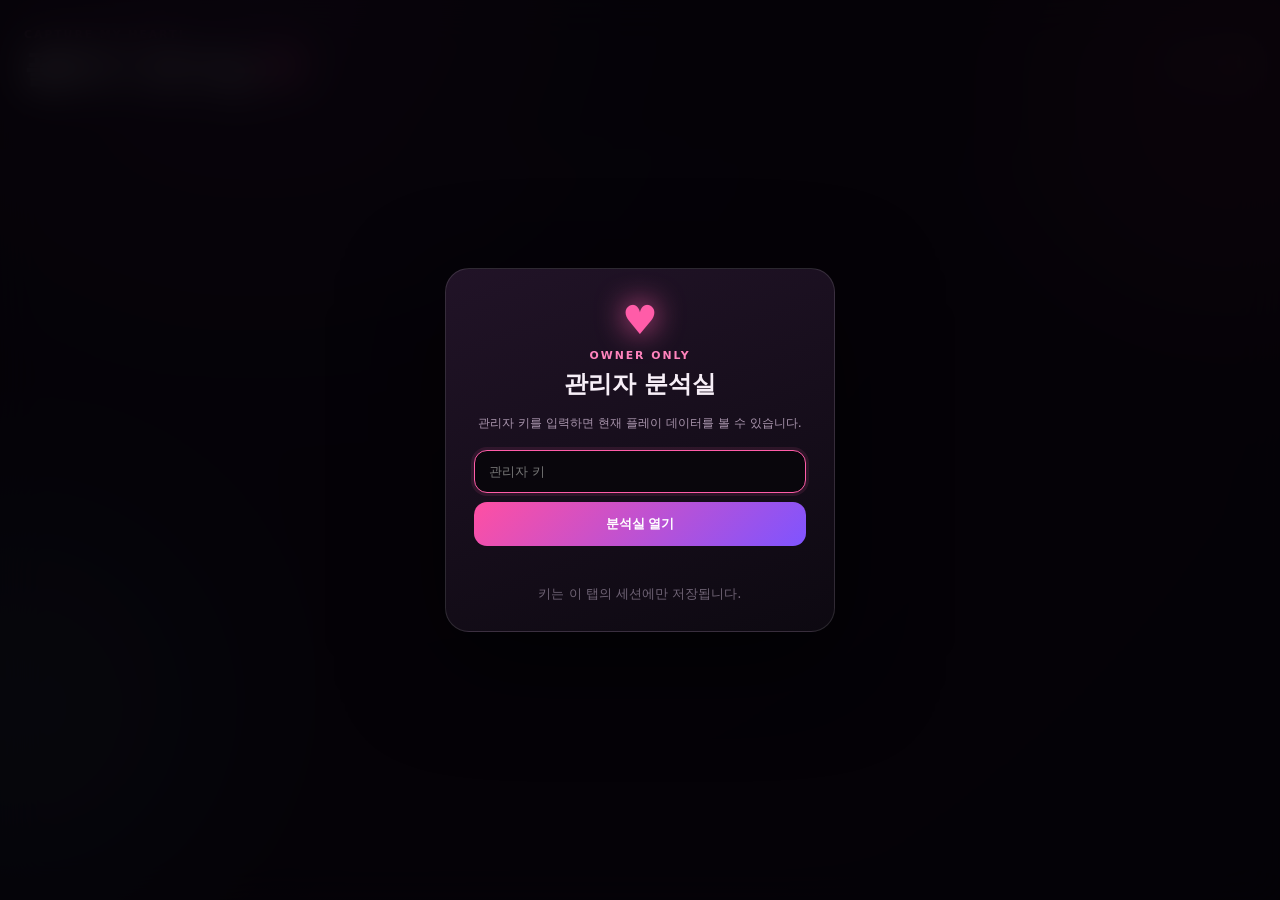
<file: overrides/admin/index.html>
<!doctype html>
<html lang="ko">
<head>
  <meta charset="utf-8">
  <meta name="viewport" content="width=device-width,initial-scale=1,viewport-fit=cover">
  <meta name="theme-color" content="#0b0710">
  <title>CMH Admin — 플레이 분석</title>
  <link rel="stylesheet" href="./admin.css">
</head>
<body>
  <div class="bg-glow glow-a"></div><div class="bg-glow glow-b"></div>
  <header class="topbar">
    <div>
      <div class="eyebrow">CAPTURE MY HEART!</div>
      <h1>플레이 분석실 <span>♥</span></h1>
    </div>
    <div class="top-actions">
      <span id="lastUpdated" class="updated">—</span>
      <button id="refreshBtn" class="icon-btn" title="새로고침">↻</button>
      <button id="lockBtn" class="icon-btn" title="잠금">🔒</button>
    </div>
  </header>

  <main id="dashboard" class="wrap hidden">
    <section class="range-row">
      <div class="segmented" id="rangeTabs">
        <button data-range="today">오늘</button>
        <button data-range="7d" class="active">7일</button>
        <button data-range="30d">30일</button>
        <button data-range="all">전체</button>
      </div>
      <div style="display:flex;gap:8px;align-items:center;flex-wrap:wrap">
        <a href="./mask-editor.html" class="toggle-btn" style="text-decoration:none">CHARACTER MASK EDITOR</a>
        <div class="live-dot"><i></i> 60초 자동 갱신</div>
      </div>
    </section>

    <section class="dev-filter-card">
      <div>
        <span class="kicker">DEV FILTER</span>
        <h2>내 브라우저 테스트 제외</h2>
        <p>이 브라우저에서 하는 플레이는 방문자·퍼널·사망 통계에서 빼고, 기존 이 브라우저 기록도 함께 숨깁니다.</p>
      </div>
      <div class="dev-filter-actions">
        <span id="excludedCount" class="excluded-count">제외 0명</span>
        <button id="devExcludeBtn" class="toggle-btn" type="button">상태 확인 중…</button>
      </div>
    </section>

    <section class="metric-grid">
      <article class="metric"><span>방문자</span><strong id="mVisitors">0</strong><small>익명 브라우저 기준</small></article>
      <article class="metric"><span>세션</span><strong id="mSessions">0</strong><small>접속 회수</small></article>
      <article class="metric hot"><span>게임 시작</span><strong id="mStarts">0</strong><small id="mStartRate">시작률 0%</small></article>
      <article class="metric"><span>평균 세션</span><strong id="mAvgTime">0초</strong><small>측정된 체류시간</small></article>
      <article class="metric"><span>재방문자</span><strong id="mReturning">0</strong><small id="mReturningSessions">재방문 세션 0회</small></article>
      <article class="metric"><span>최고 도달</span><strong id="mMaxStage">Stage 0</strong><small>현재 기간 기준</small></article>
      <article class="metric"><span>완주</span><strong id="mComplete">0</strong><small>Stage 10 완료</small></article>
      <article class="metric"><span>피드백</span><strong id="mFeedback">0</strong><small id="mFun">평균 재미 —</small></article>
    </section>

    <section class="grid two">
      <article class="panel">
        <div class="panel-head"><div><span class="kicker">FUNNEL</span><h2>스테이지 도달 퍼널</h2></div><span class="hint">진입 → 80%+ 클리어</span></div>
        <div id="funnel" class="funnel"></div>
      </article>
      <article class="panel">
        <div class="panel-head"><div><span class="kicker">FAILURE</span><h2>사망 원인</h2></div><span class="hint">LIFE 손실 기준</span></div>
        <div id="deaths" class="rank-list empty-state">아직 데이터가 없습니다.</div>
      </article>
    </section>

    <section class="grid two">
      <article class="panel">
        <div class="panel-head"><div><span class="kicker">SOURCE V2</span><h2>실제 유입경로</h2></div><span class="hint">세션 첫 진입 기준 · v0.8.4+</span></div>
        <div id="sources" class="rank-list"></div>
      </article>
      <article class="panel">
        <div class="panel-head"><div><span class="kicker">PLATFORM</span><h2>실행 플랫폼</h2></div><span class="hint">GitHub Pages / itch.io</span></div>
        <div id="platforms" class="rank-list"></div>
      </article>
    </section>

    <section class="panel">
      <div class="panel-head"><div><span class="kicker">DEVICE</span><h2>기기 비중</h2></div><span class="hint">세션 기준</span></div>
      <div id="devices" class="device-grid"></div>
    </section>

    <section class="panel">
      <div class="panel-head"><div><span class="kicker">TREND</span><h2>일별 유입</h2></div><span class="hint">한국 시간 기준</span></div>
      <div id="daily" class="daily-chart"></div>
    </section>

    <section class="grid two">
      <article class="panel">
        <div class="panel-head"><div><span class="kicker">FEEDBACK</span><h2>최신 피드백</h2></div><span class="hint" id="feedbackSummary">—</span></div>
        <div id="feedbackList" class="feedback-list"></div>
      </article>
      <article class="panel">
        <div class="panel-head"><div><span class="kicker">SESSIONS</span><h2>최근 플레이</h2></div><span class="hint">개인정보 없이 요약</span></div>
        <div class="table-wrap"><table><thead><tr><th>시간</th><th>도달</th><th>플레이</th><th>사망</th><th>기기</th></tr></thead><tbody id="sessionRows"></tbody></table></div>
      </article>
    </section>

    <p class="footnote">※ 익명 분석 데이터입니다. 이름·이메일·정확한 위치는 플레이 분석에 수집하지 않습니다.</p>
  </main>

  <div id="loginGate" class="gate">
    <div class="login-card">
      <div class="logo-heart">♥</div>
      <div class="eyebrow">OWNER ONLY</div>
      <h2>관리자 분석실</h2>
      <p>관리자 키를 입력하면 현재 플레이 데이터를 볼 수 있습니다.</p>
      <form id="loginForm">
        <input id="adminKey" type="password" autocomplete="current-password" placeholder="관리자 키" required>
        <button type="submit">분석실 열기</button>
      </form>
      <div id="loginError" class="login-error"></div>
      <small>키는 이 탭의 세션에만 저장됩니다.</small>
    </div>
  </div>

  <div id="toast" class="toast"></div>
  <script src="./admin.js"></script>
</body>
</html>
</file>
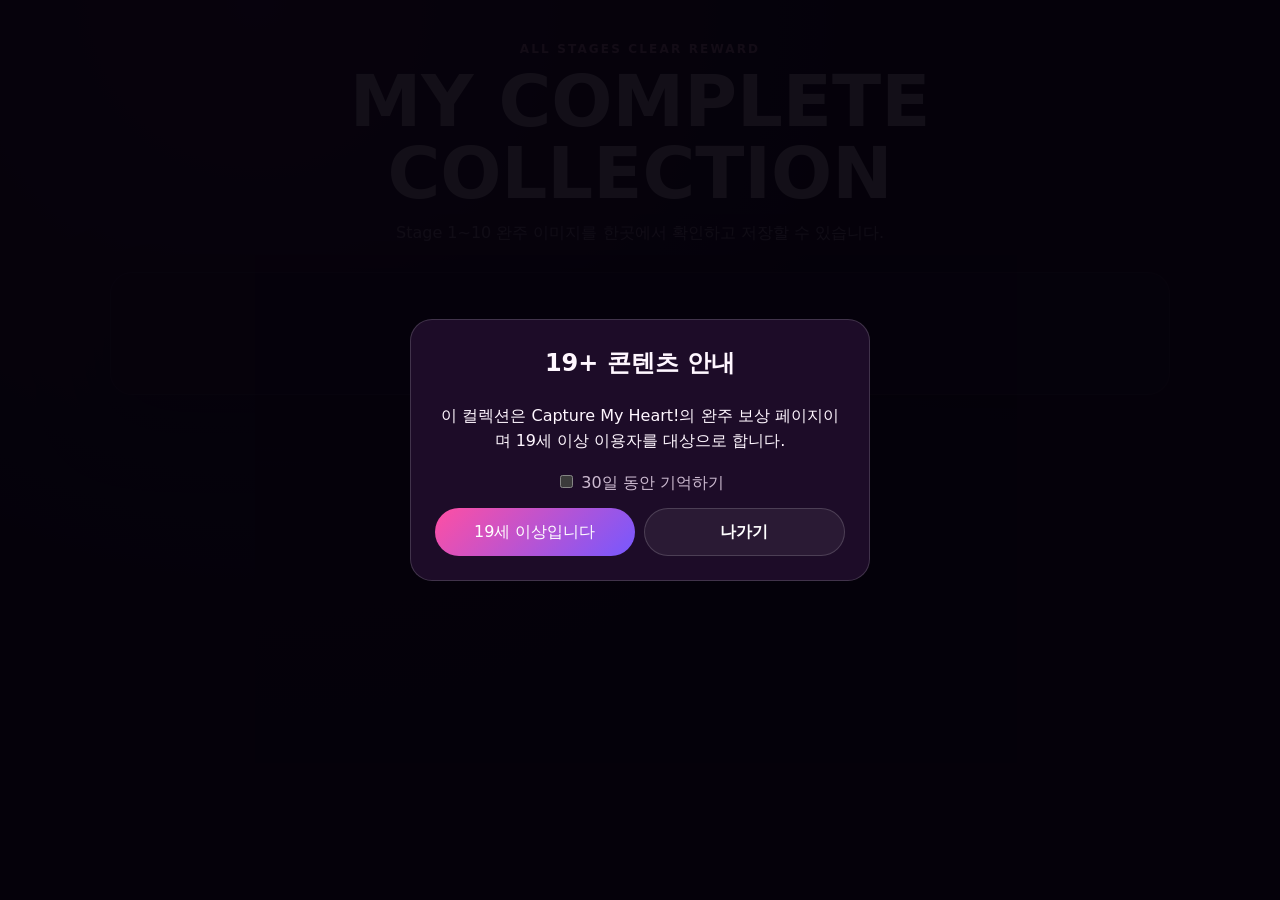
<file: overrides/collection.html>
<!doctype html>
<html lang="ko">
<head>
  <meta charset="utf-8">
  <meta name="viewport" content="width=device-width,initial-scale=1,viewport-fit=cover">
  <meta name="robots" content="noindex,nofollow,noarchive">
  <title>My Complete Collection | Capture My Heart!</title>
  <style>
    :root{color-scheme:dark;--bg:#09050d;--panel:#1b0d24;--text:#fff7ff;--muted:#c9b9cf;--pink:#ff4fa3;--violet:#7658ff}
    *{box-sizing:border-box}body{margin:0;min-height:100vh;background:radial-gradient(circle at 20% 0,#35143d,#100717 45%,#09050d);color:var(--text);font-family:system-ui,-apple-system,"Segoe UI",sans-serif;line-height:1.6}
    .wrap{width:min(1060px,calc(100% - 28px));margin:auto;padding:40px 0 60px}.hero{text-align:center;margin-bottom:26px}.eyebrow{font-size:.75rem;letter-spacing:.18em;color:#ffbadb;font-weight:900}.hero h1{font-size:clamp(2rem,6vw,4.5rem);line-height:1;margin:.35rem 0 .7rem}.hero p{color:var(--muted);margin:0 auto;max-width:720px}
    .panel{background:rgba(27,13,36,.9);border:1px solid rgba(255,255,255,.13);border-radius:22px;padding:20px;box-shadow:0 20px 70px rgba(0,0,0,.35)}
    .actions{display:flex;flex-wrap:wrap;gap:10px;justify-content:center;margin:20px 0}.btn{display:inline-flex;align-items:center;justify-content:center;min-height:48px;padding:0 20px;border-radius:999px;text-decoration:none;border:1px solid rgba(255,255,255,.16);color:#fff;font-weight:900;background:rgba(255,255,255,.06)}.btn.primary{background:linear-gradient(135deg,var(--pink),var(--violet));border:0}
    .grid{display:grid;grid-template-columns:repeat(2,minmax(0,1fr));gap:14px;margin-top:20px}.card{overflow:hidden;border-radius:18px;border:1px solid rgba(255,255,255,.13);background:#120919}.card img{display:block;width:100%;aspect-ratio:4/3;object-fit:contain;background:#050208}.meta{display:flex;align-items:center;justify-content:space-between;gap:10px;padding:11px}.meta strong{font-size:.9rem}.meta a{font-size:.78rem;color:#ffacd4}
    .status{text-align:center;padding:28px;color:var(--muted)}.hidden{display:none!important}.fine{margin-top:20px;text-align:center;color:#9f91a7;font-size:.78rem}.fine a{color:#d9c8df}
    .age{position:fixed;inset:0;z-index:10;display:flex;align-items:center;justify-content:center;background:rgba(5,2,10,.94);padding:18px}.age-card{width:min(460px,94vw);padding:24px;text-align:center;border-radius:22px;background:#1d0c28;border:1px solid rgba(255,255,255,.16)}.age-card h2{margin-top:0}.age-actions{display:flex;gap:9px}.age-actions>*{flex:1}
    button.btn{cursor:pointer;font:inherit}
    @media(max-width:650px){.grid{grid-template-columns:1fr}.wrap{padding-top:24px}.panel{padding:13px}.age-actions{flex-direction:column}}
  </style>
</head>
<body>
  <div id="ageGate" class="age hidden">
    <div class="age-card">
      <h2>19+ 콘텐츠 안내</h2>
      <p>이 컬렉션은 Capture My Heart!의 완주 보상 페이지이며 19세 이상 이용자를 대상으로 합니다.</p>
      <label style="display:block;margin:12px 0;color:#cdbbd1"><input id="rememberAge" type="checkbox"> 30일 동안 기억하기</label>
      <div class="age-actions"><button class="btn primary" id="ageYes">19세 이상입니다</button><a class="btn" href="https://wlsdn8842-cyber.github.io/">나가기</a></div>
    </div>
  </div>

  <main class="wrap">
    <section class="hero">
      <div class="eyebrow">ALL STAGES CLEAR REWARD</div>
      <h1>MY COMPLETE COLLECTION</h1>
      <p>Stage 1~10 완주 이미지를 한곳에서 확인하고 저장할 수 있습니다.</p>
    </section>
    <section class="panel">
      <div id="status" class="status">컬렉션 링크를 확인하는 중…</div>
      <div id="content" class="hidden">
        <div class="actions">
          <a class="btn primary" href="assets/cmh-complete-collection.zip" download>⬇ Stage 1~10 ZIP 한 번에 받기</a>
          <a class="btn" href="./">게임으로 돌아가기</a>
        </div>
        <div id="grid" class="grid"></div>
      </div>
    </section>
    <p class="fine">컬렉션 접근 링크에는 이메일 주소가 포함되지 않습니다. <a href="privacy.html">개인정보처리방침</a></p>
  </main>

<script>
(() => {
  'use strict';
  const VERIFY='https://cvfmikycscmfjmooxhni.supabase.co/functions/v1/cmh-collection-verify';
  const names=['Maid Cafe','Racing Girl','Office Lady','Miko','Idol','Resort','Wizard','Gothic','Kung-fu','Final Queen'];
  const token=new URLSearchParams(location.search).get('token')||'';
  const status=document.getElementById('status'),content=document.getElementById('content'),grid=document.getElementById('grid');
  const AGE_KEY='cmh.age19.acceptedAt',SESSION_KEY='cmh.age19.session',REMEMBER=30*24*60*60*1000;

  function ageAllowed(){
    try{
      const t=Number(localStorage.getItem(AGE_KEY)||0);
      if(t>0 && Date.now()-t<REMEMBER)return true;
      if(t)localStorage.removeItem(AGE_KEY);
    }catch(_){}
    try{return sessionStorage.getItem(SESSION_KEY)==='1'}catch(_){return false}
  }
  function gate(){
    if(ageAllowed())return;
    const g=document.getElementById('ageGate');g.classList.remove('hidden');
    document.getElementById('ageYes').onclick=()=>{
      try{
        if(document.getElementById('rememberAge').checked)localStorage.setItem(AGE_KEY,String(Date.now()));
        else sessionStorage.setItem(SESSION_KEY,'1');
      }catch(_){}
      g.classList.add('hidden');
    };
  }
  function render(){
    grid.innerHTML=names.map((name,i)=>{
      const n=String(i+1).padStart(2,'0'),src=`assets/images/stage${n}.webp`;
      return `<article class="card"><img src="${src}" alt="Stage ${i+1} ${name}"><div class="meta"><strong>Stage ${i+1} · ${name}</strong><a href="${src}" download>이미지 저장</a></div></article>`;
    }).join('');
    status.classList.add('hidden');content.classList.remove('hidden');
  }
  async function verify(){
    if(!/^[0-9a-f-]{36}$/i.test(token)){status.textContent='유효한 컬렉션 링크가 아닙니다.';return}
    try{
      const r=await fetch(VERIFY+'?token='+encodeURIComponent(token));
      const d=await r.json().catch(()=>({}));
      if(!r.ok||!d.ok){status.textContent=d.code==='expired'?'이 컬렉션 링크는 만료되었습니다.':'컬렉션 링크를 확인할 수 없습니다.';return}
      render();
    }catch(_){status.textContent='네트워크 문제로 링크를 확인하지 못했습니다. 잠시 후 다시 시도해 주세요.'}
  }
  gate();verify();
})();
</script>
</body>
</html>
</file>
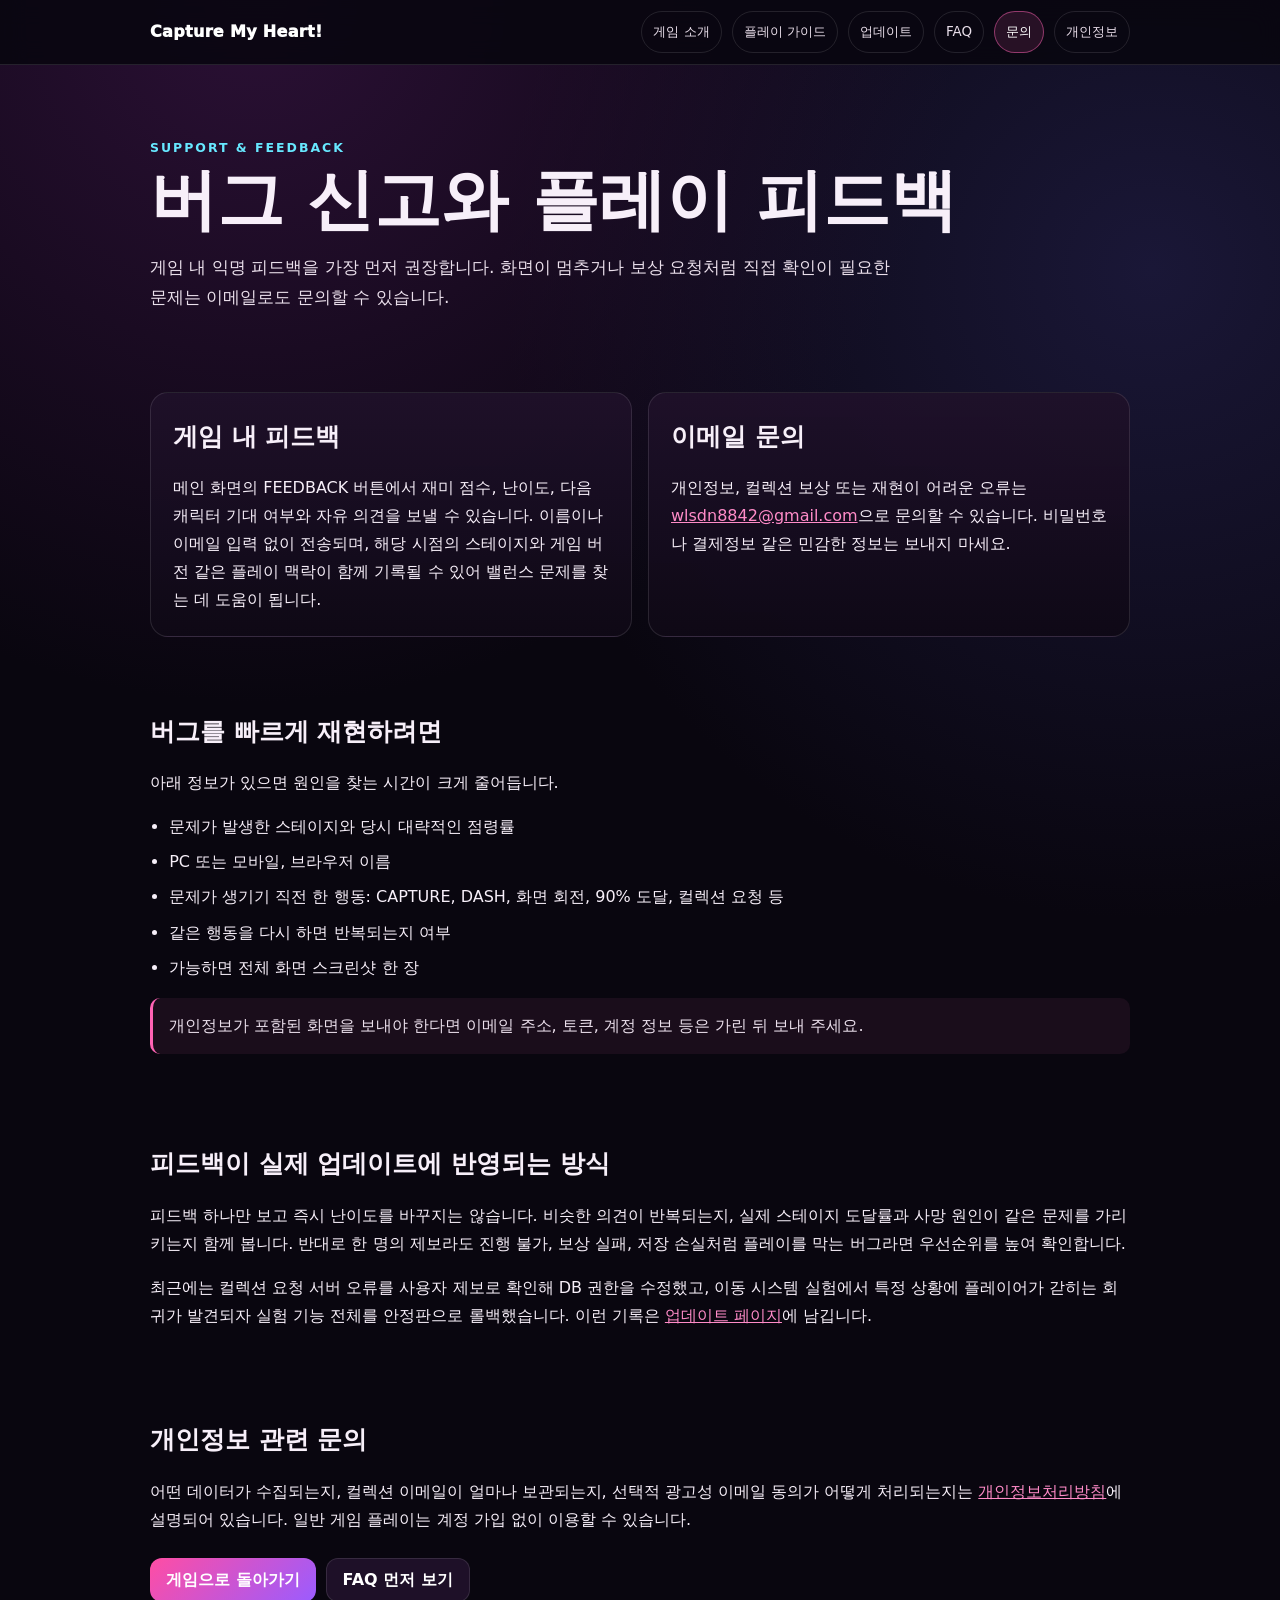
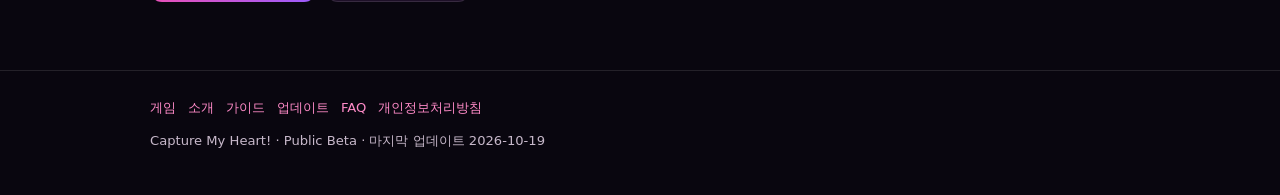
<file: overrides/contact.html>
<!doctype html><html lang="ko"><head><meta charset="utf-8"><meta name="viewport" content="width=device-width,initial-scale=1"><title>문의와 피드백 | Capture My Heart!</title><meta name="description" content="Capture My Heart! 버그 신고, 플레이 피드백, 개인정보 문의 방법과 재현 정보 작성 가이드입니다."><link rel="canonical" href="https://wlsdn8842-cyber.github.io/capture-my-heart/contact.html"><link rel="stylesheet" href="site-info.css"></head><body>
<header class="top"><nav class="nav wrap"><a class="brand" href="./">Capture My Heart!</a><a href="info.html">게임 소개</a><a href="guide.html">플레이 가이드</a><a href="updates.html">업데이트</a><a href="faq.html">FAQ</a><a class="active" href="contact.html">문의</a><a href="privacy.html">개인정보</a></nav></header>
<main class="wrap"><section class="hero"><div class="eyebrow">Support & Feedback</div><h1>버그 신고와 플레이 피드백</h1><p class="lead">게임 내 익명 피드백을 가장 먼저 권장합니다. 화면이 멈추거나 보상 요청처럼 직접 확인이 필요한 문제는 이메일로도 문의할 수 있습니다.</p></section>
<section class="section"><div class="grid"><article class="card"><h2>게임 내 피드백</h2><p>메인 화면의 FEEDBACK 버튼에서 재미 점수, 난이도, 다음 캐릭터 기대 여부와 자유 의견을 보낼 수 있습니다. 이름이나 이메일 입력 없이 전송되며, 해당 시점의 스테이지와 게임 버전 같은 플레이 맥락이 함께 기록될 수 있어 밸런스 문제를 찾는 데 도움이 됩니다.</p></article><article class="card"><h2>이메일 문의</h2><p>개인정보, 컬렉션 보상 또는 재현이 어려운 오류는 <a href="mailto:wlsdn8842@gmail.com">wlsdn8842@gmail.com</a>으로 문의할 수 있습니다. 비밀번호나 결제정보 같은 민감한 정보는 보내지 마세요.</p></article></div></section>
<section class="section"><h2>버그를 빠르게 재현하려면</h2><p>아래 정보가 있으면 원인을 찾는 시간이 크게 줄어듭니다.</p><ul class="list"><li>문제가 발생한 스테이지와 당시 대략적인 점령률</li><li>PC 또는 모바일, 브라우저 이름</li><li>문제가 생기기 직전 한 행동: CAPTURE, DASH, 화면 회전, 90% 도달, 컬렉션 요청 등</li><li>같은 행동을 다시 하면 반복되는지 여부</li><li>가능하면 전체 화면 스크린샷 한 장</li></ul><p class="note">개인정보가 포함된 화면을 보내야 한다면 이메일 주소, 토큰, 계정 정보 등은 가린 뒤 보내 주세요.</p></section>
<section class="section"><h2>피드백이 실제 업데이트에 반영되는 방식</h2><p>피드백 하나만 보고 즉시 난이도를 바꾸지는 않습니다. 비슷한 의견이 반복되는지, 실제 스테이지 도달률과 사망 원인이 같은 문제를 가리키는지 함께 봅니다. 반대로 한 명의 제보라도 진행 불가, 보상 실패, 저장 손실처럼 플레이를 막는 버그라면 우선순위를 높여 확인합니다.</p><p>최근에는 컬렉션 요청 서버 오류를 사용자 제보로 확인해 DB 권한을 수정했고, 이동 시스템 실험에서 특정 상황에 플레이어가 갇히는 회귀가 발견되자 실험 기능 전체를 안정판으로 롤백했습니다. 이런 기록은 <a href="updates.html">업데이트 페이지</a>에 남깁니다.</p></section>
<section class="section"><h2>개인정보 관련 문의</h2><p>어떤 데이터가 수집되는지, 컬렉션 이메일이 얼마나 보관되는지, 선택적 광고성 이메일 동의가 어떻게 처리되는지는 <a href="privacy.html">개인정보처리방침</a>에 설명되어 있습니다. 일반 게임 플레이는 계정 가입 없이 이용할 수 있습니다.</p><div class="actions"><a class="btn primary" href="./">게임으로 돌아가기</a><a class="btn" href="faq.html">FAQ 먼저 보기</a></div></section></main>
<footer class="footer"><div class="wrap"><nav><a href="./">게임</a><a href="info.html">소개</a><a href="guide.html">가이드</a><a href="updates.html">업데이트</a><a href="faq.html">FAQ</a><a href="privacy.html">개인정보처리방침</a></nav><div>Capture My Heart! · Public Beta · 마지막 업데이트 2026-10-19</div></div></footer></body></html>
</file>
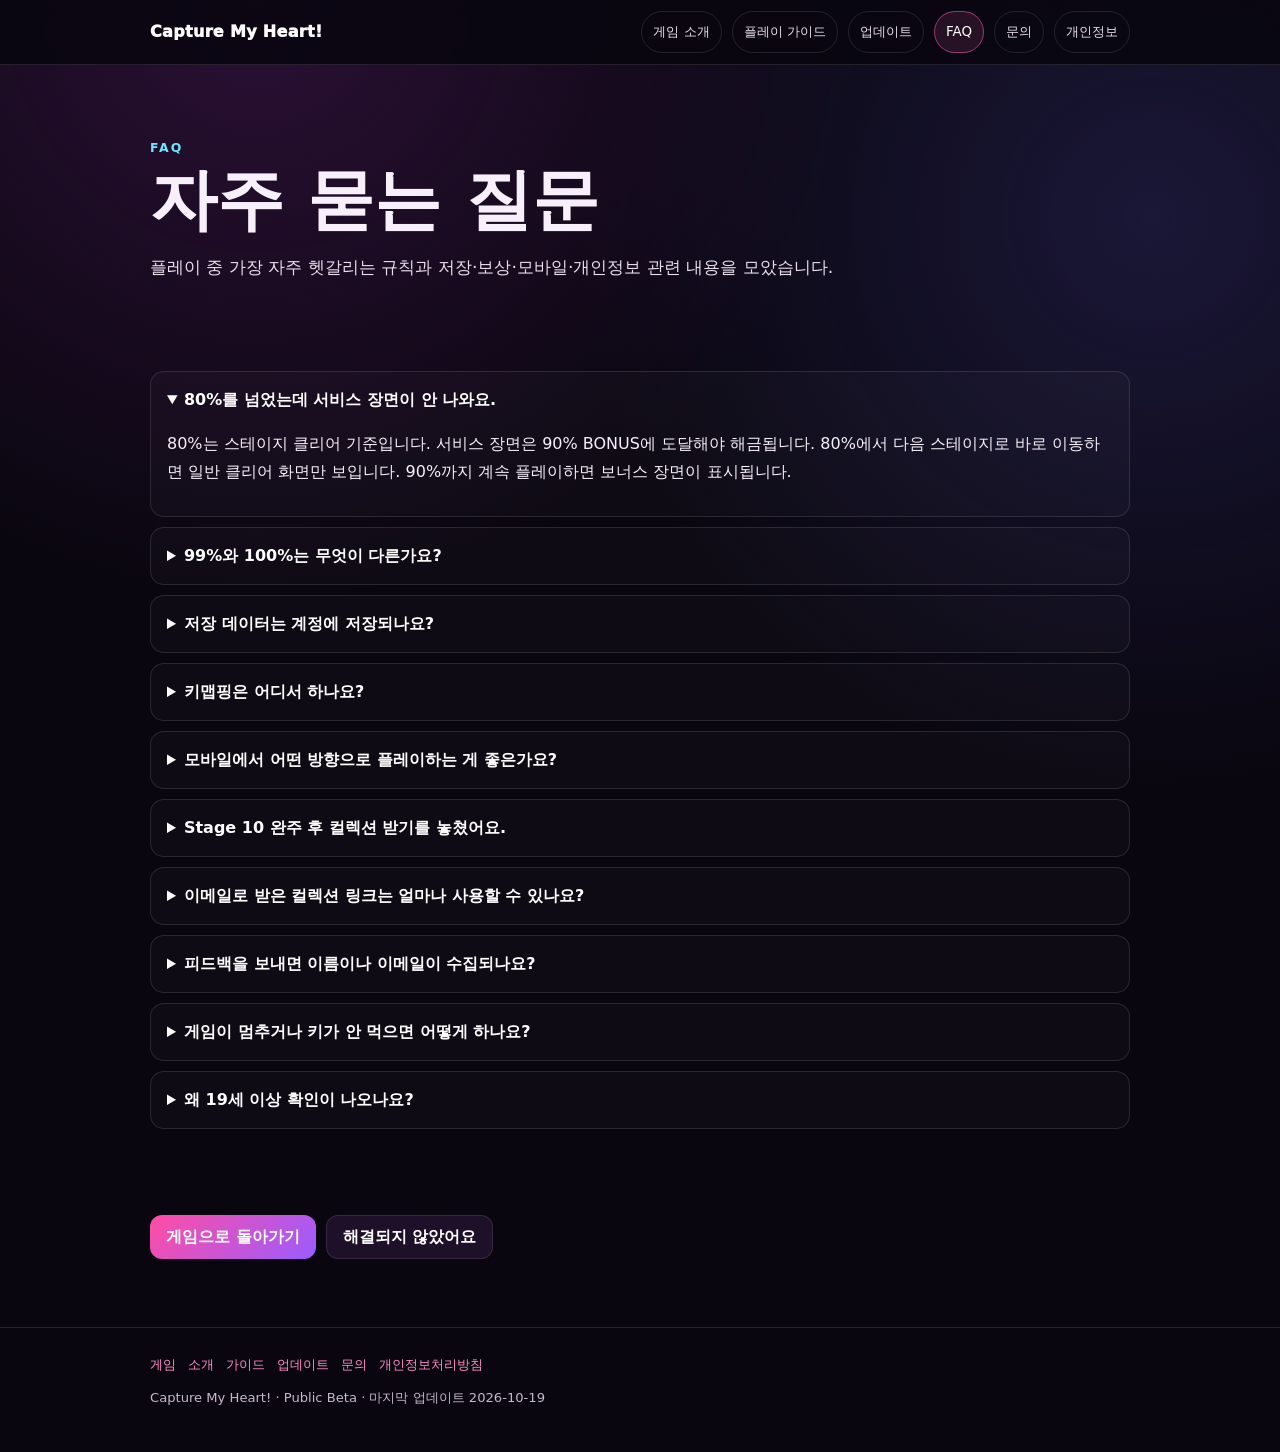
<file: overrides/faq.html>
<!doctype html><html lang="ko"><head><meta charset="utf-8"><meta name="viewport" content="width=device-width,initial-scale=1"><title>자주 묻는 질문 | Capture My Heart!</title><meta name="description" content="Capture My Heart!의 90% 보너스, 저장 데이터, 키맵핑, 모바일, 컬렉션, 개인정보와 오류 해결에 관한 FAQ입니다."><link rel="canonical" href="https://wlsdn8842-cyber.github.io/capture-my-heart/faq.html"><link rel="stylesheet" href="site-info.css"></head><body>
<header class="top"><nav class="nav wrap"><a class="brand" href="./">Capture My Heart!</a><a href="info.html">게임 소개</a><a href="guide.html">플레이 가이드</a><a href="updates.html">업데이트</a><a class="active" href="faq.html">FAQ</a><a href="contact.html">문의</a><a href="privacy.html">개인정보</a></nav></header>
<main class="wrap"><section class="hero"><div class="eyebrow">FAQ</div><h1>자주 묻는 질문</h1><p class="lead">플레이 중 가장 자주 헷갈리는 규칙과 저장·보상·모바일·개인정보 관련 내용을 모았습니다.</p></section>
<section class="section faq">
<details open><summary>80%를 넘었는데 서비스 장면이 안 나와요.</summary><p>80%는 스테이지 클리어 기준입니다. 서비스 장면은 90% BONUS에 도달해야 해금됩니다. 80%에서 다음 스테이지로 바로 이동하면 일반 클리어 화면만 보입니다. 90%까지 계속 플레이하면 보너스 장면이 표시됩니다.</p></details>
<details><summary>99%와 100%는 무엇이 다른가요?</summary><p>현재 PERFECT 목표는 99% 이상을 기준으로 안내합니다. 맵의 셀 구조와 보스 영역 때문에 실제 100%가 항상 자연스럽게 나오지 않을 수 있어, 거의 모든 영역을 정리한 플레이를 PERFECT로 인정하는 방식입니다.</p></details>
<details><summary>저장 데이터는 계정에 저장되나요?</summary><p>아니요. 현재 공개 베타는 계정 가입이 없으며 진행상황과 설정은 주로 해당 브라우저의 로컬 저장소에 저장됩니다. 브라우저 데이터 삭제, 시크릿 모드 사용, 다른 기기나 다른 브라우저 사용 시 저장 정보가 이어지지 않을 수 있습니다.</p></details>
<details><summary>키맵핑은 어디서 하나요?</summary><p>메인 화면의 <b>⚙ 옵션</b> 또는 게임 중 상단의 <b>옵션</b>을 누른 뒤 <b>⌨ 키맵핑</b>으로 들어가면 됩니다. PC 키보드에만 적용되며 모바일 조이스틱과 터치 버튼은 바뀌지 않습니다.</p></details>
<details><summary>모바일에서 어떤 방향으로 플레이하는 게 좋은가요?</summary><p>가로 화면을 권장합니다. 보드와 HUD를 동시에 보기 쉽고 조이스틱·CAPTURE·DASH 조작 공간을 더 넓게 사용할 수 있습니다. 회전 후 화면 크기를 다시 계산하는 복구 로직이 포함되어 있지만, 브라우저에 따라 주소창이 접히는 시점이 달라 잠시 레이아웃이 움직일 수 있습니다.</p></details>
<details><summary>Stage 10 완주 후 컬렉션 받기를 놓쳤어요.</summary><p>같은 브라우저라면 완주 시점부터 72시간 동안 타이틀과 갤러리에 MY COLLECTION 버튼이 다시 표시됩니다. 이 기간이 지나면 해당 브라우저의 재요청 버튼은 사라집니다. 다시 완주하면 72시간이 새로 시작됩니다.</p></details>
<details><summary>이메일로 받은 컬렉션 링크는 얼마나 사용할 수 있나요?</summary><p>현재 컬렉션 접근 토큰은 최대 30일 동안 유효하도록 설계되어 있습니다. 컬렉션 요청에 사용한 이메일 주소는 보상 전달 목적의 요청 데이터로 최대 7일 동안 보관하도록 설정되어 있으며, 선택적 광고성 이메일 수신에 별도로 동의한 경우에는 구독 정보가 별도 관리됩니다. 자세한 내용은 개인정보처리방침을 확인해 주세요.</p></details>
<details><summary>피드백을 보내면 이름이나 이메일이 수집되나요?</summary><p>게임 내 일반 피드백 양식은 이름과 이메일을 요구하지 않습니다. 재미 점수, 난이도 평가, 선택한 태그, 작성한 의견과 게임 버전·스테이지 같은 플레이 맥락이 함께 전송될 수 있습니다.</p></details>
<details><summary>게임이 멈추거나 키가 안 먹으면 어떻게 하나요?</summary><p>먼저 페이지를 새로고침하고, 옵션의 키맵핑에서 기본값 복원을 확인해 주세요. 모바일에서는 화면 회전 후 브라우저 UI가 정리될 때까지 잠시 기다렸다가 다시 조작해 보는 것도 도움이 됩니다. 문제가 반복되면 발생 스테이지, PC/모바일 여부, 사용 브라우저와 어떤 행동 직후 문제가 생겼는지 알려 주세요.</p></details>
<details><summary>왜 19세 이상 확인이 나오나요?</summary><p>게임에는 성인 이용자를 대상으로 한 비노골적 캐릭터 연출이 포함되어 있어 19세 이상 이용자용으로 운영하고 있습니다. 연령 확인은 본인인증 서비스가 아닌 자가 확인 방식이며, 게임 화면 진입 전에 안내됩니다.</p></details>
</section>
<section class="section"><div class="actions"><a class="btn primary" href="./">게임으로 돌아가기</a><a class="btn" href="contact.html">해결되지 않았어요</a></div></section></main>
<footer class="footer"><div class="wrap"><nav><a href="./">게임</a><a href="info.html">소개</a><a href="guide.html">가이드</a><a href="updates.html">업데이트</a><a href="contact.html">문의</a><a href="privacy.html">개인정보처리방침</a></nav><div>Capture My Heart! · Public Beta · 마지막 업데이트 2026-10-19</div></div></footer></body></html>
</file>
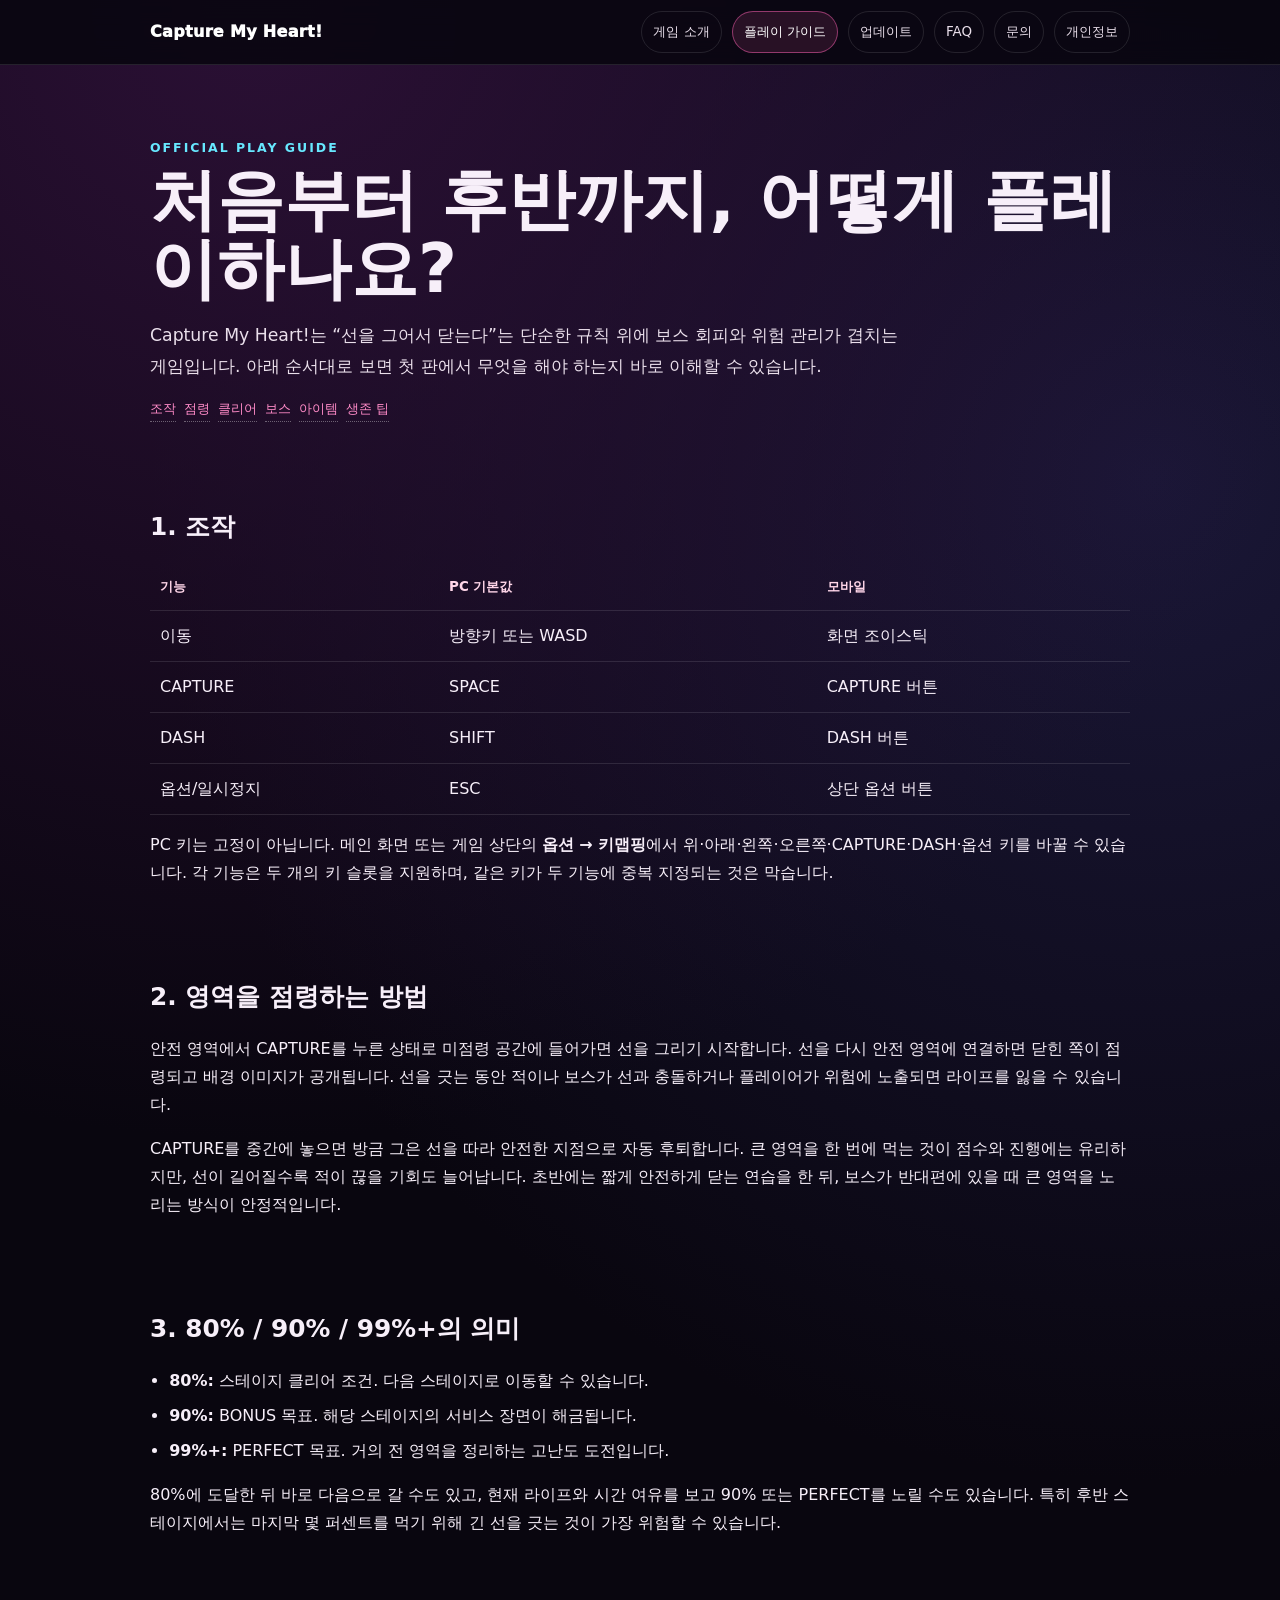
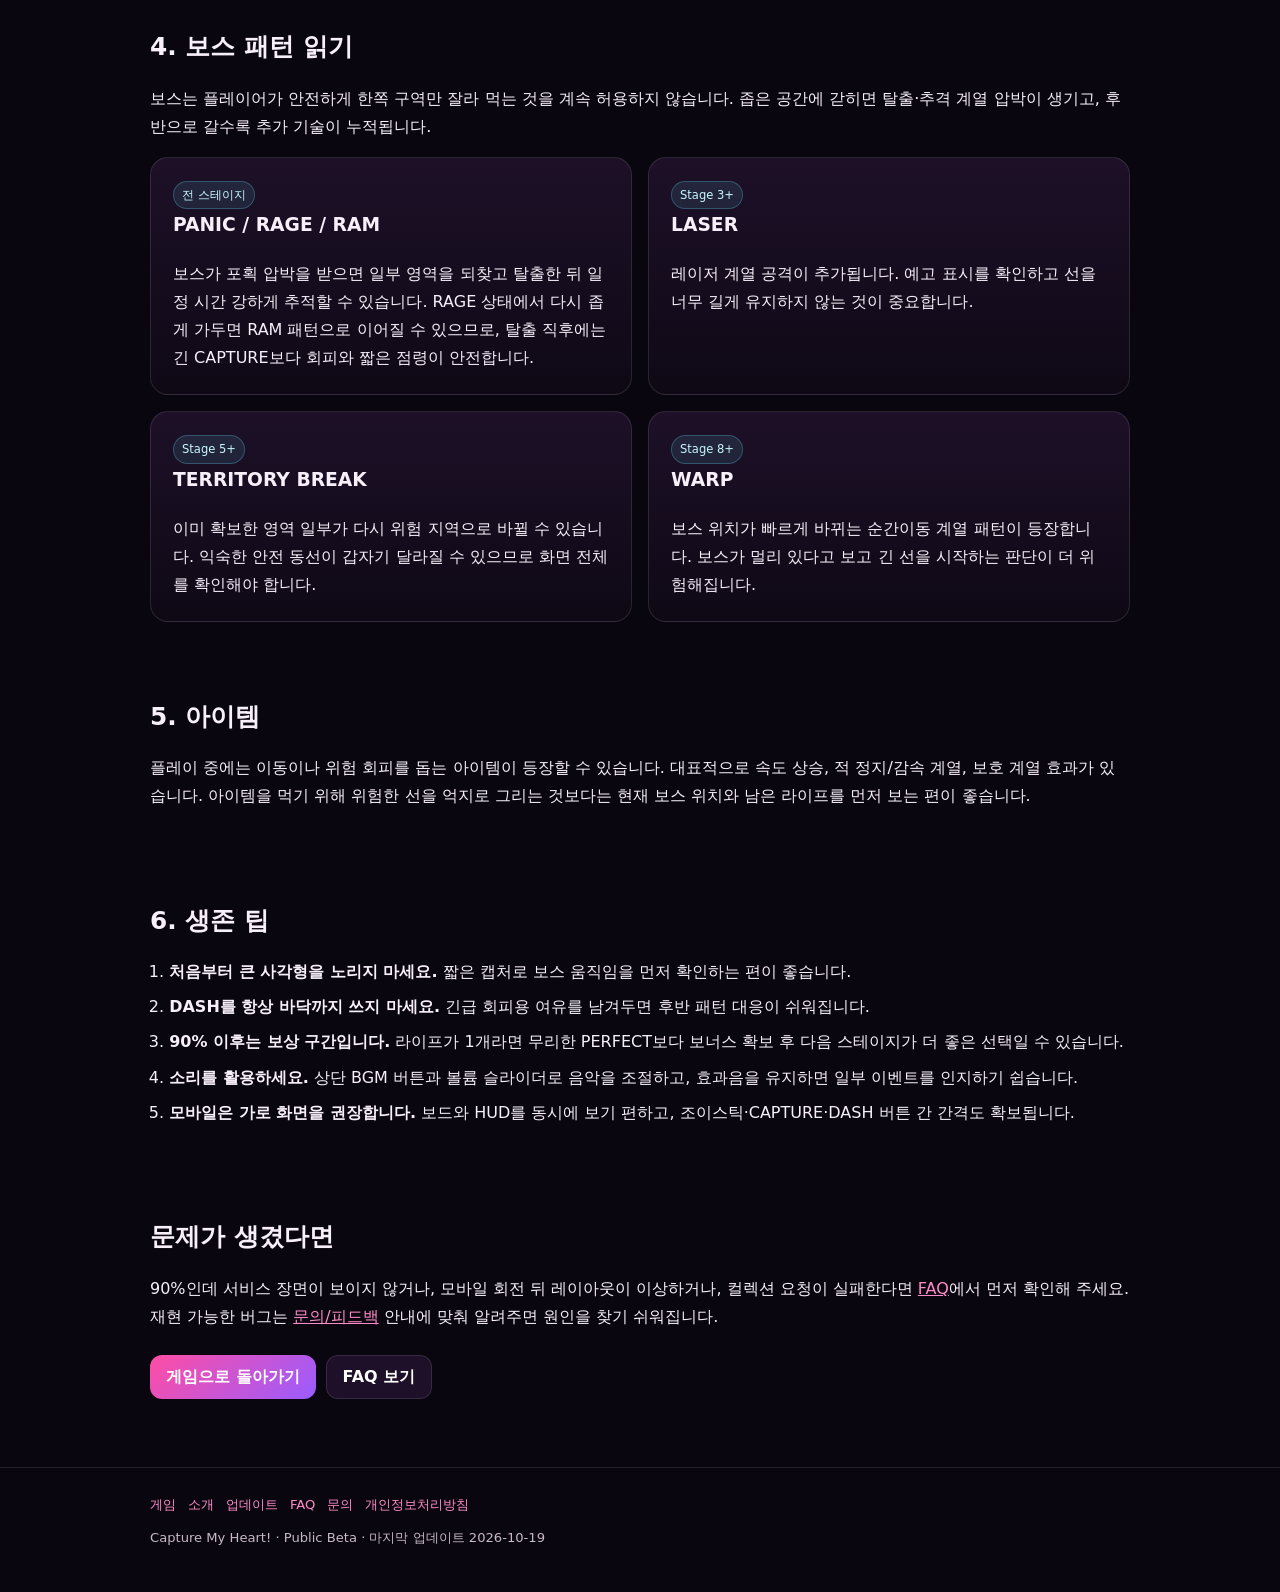
<file: overrides/guide.html>
<!doctype html><html lang="ko"><head><meta charset="utf-8"><meta name="viewport" content="width=device-width,initial-scale=1"><title>플레이 가이드 | Capture My Heart!</title><meta name="description" content="Capture My Heart! 조작법, 점령 규칙, 클리어 조건, 보스 패턴, 아이템과 모바일 플레이 팁을 정리한 공식 가이드입니다."><link rel="canonical" href="https://wlsdn8842-cyber.github.io/capture-my-heart/guide.html"><link rel="stylesheet" href="site-info.css"></head><body>
<header class="top"><nav class="nav wrap"><a class="brand" href="./">Capture My Heart!</a><a href="info.html">게임 소개</a><a class="active" href="guide.html">플레이 가이드</a><a href="updates.html">업데이트</a><a href="faq.html">FAQ</a><a href="contact.html">문의</a><a href="privacy.html">개인정보</a></nav></header>
<main class="wrap"><section class="hero"><div class="eyebrow">Official Play Guide</div><h1>처음부터 후반까지, 어떻게 플레이하나요?</h1><p class="lead">Capture My Heart!는 “선을 그어서 닫는다”는 단순한 규칙 위에 보스 회피와 위험 관리가 겹치는 게임입니다. 아래 순서대로 보면 첫 판에서 무엇을 해야 하는지 바로 이해할 수 있습니다.</p><div class="toc"><a href="#controls">조작</a><a href="#capture">점령</a><a href="#clear">클리어</a><a href="#boss">보스</a><a href="#items">아이템</a><a href="#tips">생존 팁</a></div></section>
<section id="controls" class="section"><h2>1. 조작</h2><table class="table"><thead><tr><th>기능</th><th>PC 기본값</th><th>모바일</th></tr></thead><tbody><tr><td>이동</td><td>방향키 또는 WASD</td><td>화면 조이스틱</td></tr><tr><td>CAPTURE</td><td>SPACE</td><td>CAPTURE 버튼</td></tr><tr><td>DASH</td><td>SHIFT</td><td>DASH 버튼</td></tr><tr><td>옵션/일시정지</td><td>ESC</td><td>상단 옵션 버튼</td></tr></tbody></table><p>PC 키는 고정이 아닙니다. 메인 화면 또는 게임 상단의 <b>옵션 → 키맵핑</b>에서 위·아래·왼쪽·오른쪽·CAPTURE·DASH·옵션 키를 바꿀 수 있습니다. 각 기능은 두 개의 키 슬롯을 지원하며, 같은 키가 두 기능에 중복 지정되는 것은 막습니다.</p></section>
<section id="capture" class="section"><h2>2. 영역을 점령하는 방법</h2><p>안전 영역에서 CAPTURE를 누른 상태로 미점령 공간에 들어가면 선을 그리기 시작합니다. 선을 다시 안전 영역에 연결하면 닫힌 쪽이 점령되고 배경 이미지가 공개됩니다. 선을 긋는 동안 적이나 보스가 선과 충돌하거나 플레이어가 위험에 노출되면 라이프를 잃을 수 있습니다.</p><p>CAPTURE를 중간에 놓으면 방금 그은 선을 따라 안전한 지점으로 자동 후퇴합니다. 큰 영역을 한 번에 먹는 것이 점수와 진행에는 유리하지만, 선이 길어질수록 적이 끊을 기회도 늘어납니다. 초반에는 짧게 안전하게 닫는 연습을 한 뒤, 보스가 반대편에 있을 때 큰 영역을 노리는 방식이 안정적입니다.</p></section>
<section id="clear" class="section"><h2>3. 80% / 90% / 99%+의 의미</h2><ul class="list"><li><b>80%:</b> 스테이지 클리어 조건. 다음 스테이지로 이동할 수 있습니다.</li><li><b>90%:</b> BONUS 목표. 해당 스테이지의 서비스 장면이 해금됩니다.</li><li><b>99%+:</b> PERFECT 목표. 거의 전 영역을 정리하는 고난도 도전입니다.</li></ul><p>80%에 도달한 뒤 바로 다음으로 갈 수도 있고, 현재 라이프와 시간 여유를 보고 90% 또는 PERFECT를 노릴 수도 있습니다. 특히 후반 스테이지에서는 마지막 몇 퍼센트를 먹기 위해 긴 선을 긋는 것이 가장 위험할 수 있습니다.</p></section>
<section id="boss" class="section"><h2>4. 보스 패턴 읽기</h2><p>보스는 플레이어가 안전하게 한쪽 구역만 잘라 먹는 것을 계속 허용하지 않습니다. 좁은 공간에 갇히면 탈출·추격 계열 압박이 생기고, 후반으로 갈수록 추가 기술이 누적됩니다.</p><div class="grid"><article class="card"><span class="badge">전 스테이지</span><h3>PANIC / RAGE / RAM</h3><p>보스가 포획 압박을 받으면 일부 영역을 되찾고 탈출한 뒤 일정 시간 강하게 추적할 수 있습니다. RAGE 상태에서 다시 좁게 가두면 RAM 패턴으로 이어질 수 있으므로, 탈출 직후에는 긴 CAPTURE보다 회피와 짧은 점령이 안전합니다.</p></article><article class="card"><span class="badge">Stage 3+</span><h3>LASER</h3><p>레이저 계열 공격이 추가됩니다. 예고 표시를 확인하고 선을 너무 길게 유지하지 않는 것이 중요합니다.</p></article><article class="card"><span class="badge">Stage 5+</span><h3>TERRITORY BREAK</h3><p>이미 확보한 영역 일부가 다시 위험 지역으로 바뀔 수 있습니다. 익숙한 안전 동선이 갑자기 달라질 수 있으므로 화면 전체를 확인해야 합니다.</p></article><article class="card"><span class="badge">Stage 8+</span><h3>WARP</h3><p>보스 위치가 빠르게 바뀌는 순간이동 계열 패턴이 등장합니다. 보스가 멀리 있다고 보고 긴 선을 시작하는 판단이 더 위험해집니다.</p></article></div></section>
<section id="items" class="section"><h2>5. 아이템</h2><p>플레이 중에는 이동이나 위험 회피를 돕는 아이템이 등장할 수 있습니다. 대표적으로 속도 상승, 적 정지/감속 계열, 보호 계열 효과가 있습니다. 아이템을 먹기 위해 위험한 선을 억지로 그리는 것보다는 현재 보스 위치와 남은 라이프를 먼저 보는 편이 좋습니다.</p></section>
<section id="tips" class="section"><h2>6. 생존 팁</h2><ol class="list"><li><b>처음부터 큰 사각형을 노리지 마세요.</b> 짧은 캡처로 보스 움직임을 먼저 확인하는 편이 좋습니다.</li><li><b>DASH를 항상 바닥까지 쓰지 마세요.</b> 긴급 회피용 여유를 남겨두면 후반 패턴 대응이 쉬워집니다.</li><li><b>90% 이후는 보상 구간입니다.</b> 라이프가 1개라면 무리한 PERFECT보다 보너스 확보 후 다음 스테이지가 더 좋은 선택일 수 있습니다.</li><li><b>소리를 활용하세요.</b> 상단 BGM 버튼과 볼륨 슬라이더로 음악을 조절하고, 효과음을 유지하면 일부 이벤트를 인지하기 쉽습니다.</li><li><b>모바일은 가로 화면을 권장합니다.</b> 보드와 HUD를 동시에 보기 편하고, 조이스틱·CAPTURE·DASH 버튼 간 간격도 확보됩니다.</li></ol></section>
<section class="section"><h2>문제가 생겼다면</h2><p>90%인데 서비스 장면이 보이지 않거나, 모바일 회전 뒤 레이아웃이 이상하거나, 컬렉션 요청이 실패한다면 <a href="faq.html">FAQ</a>에서 먼저 확인해 주세요. 재현 가능한 버그는 <a href="contact.html">문의/피드백</a> 안내에 맞춰 알려주면 원인을 찾기 쉬워집니다.</p><div class="actions"><a class="btn primary" href="./">게임으로 돌아가기</a><a class="btn" href="faq.html">FAQ 보기</a></div></section></main>
<footer class="footer"><div class="wrap"><nav><a href="./">게임</a><a href="info.html">소개</a><a href="updates.html">업데이트</a><a href="faq.html">FAQ</a><a href="contact.html">문의</a><a href="privacy.html">개인정보처리방침</a></nav><div>Capture My Heart! · Public Beta · 마지막 업데이트 2026-10-19</div></div></footer></body></html>
</file>
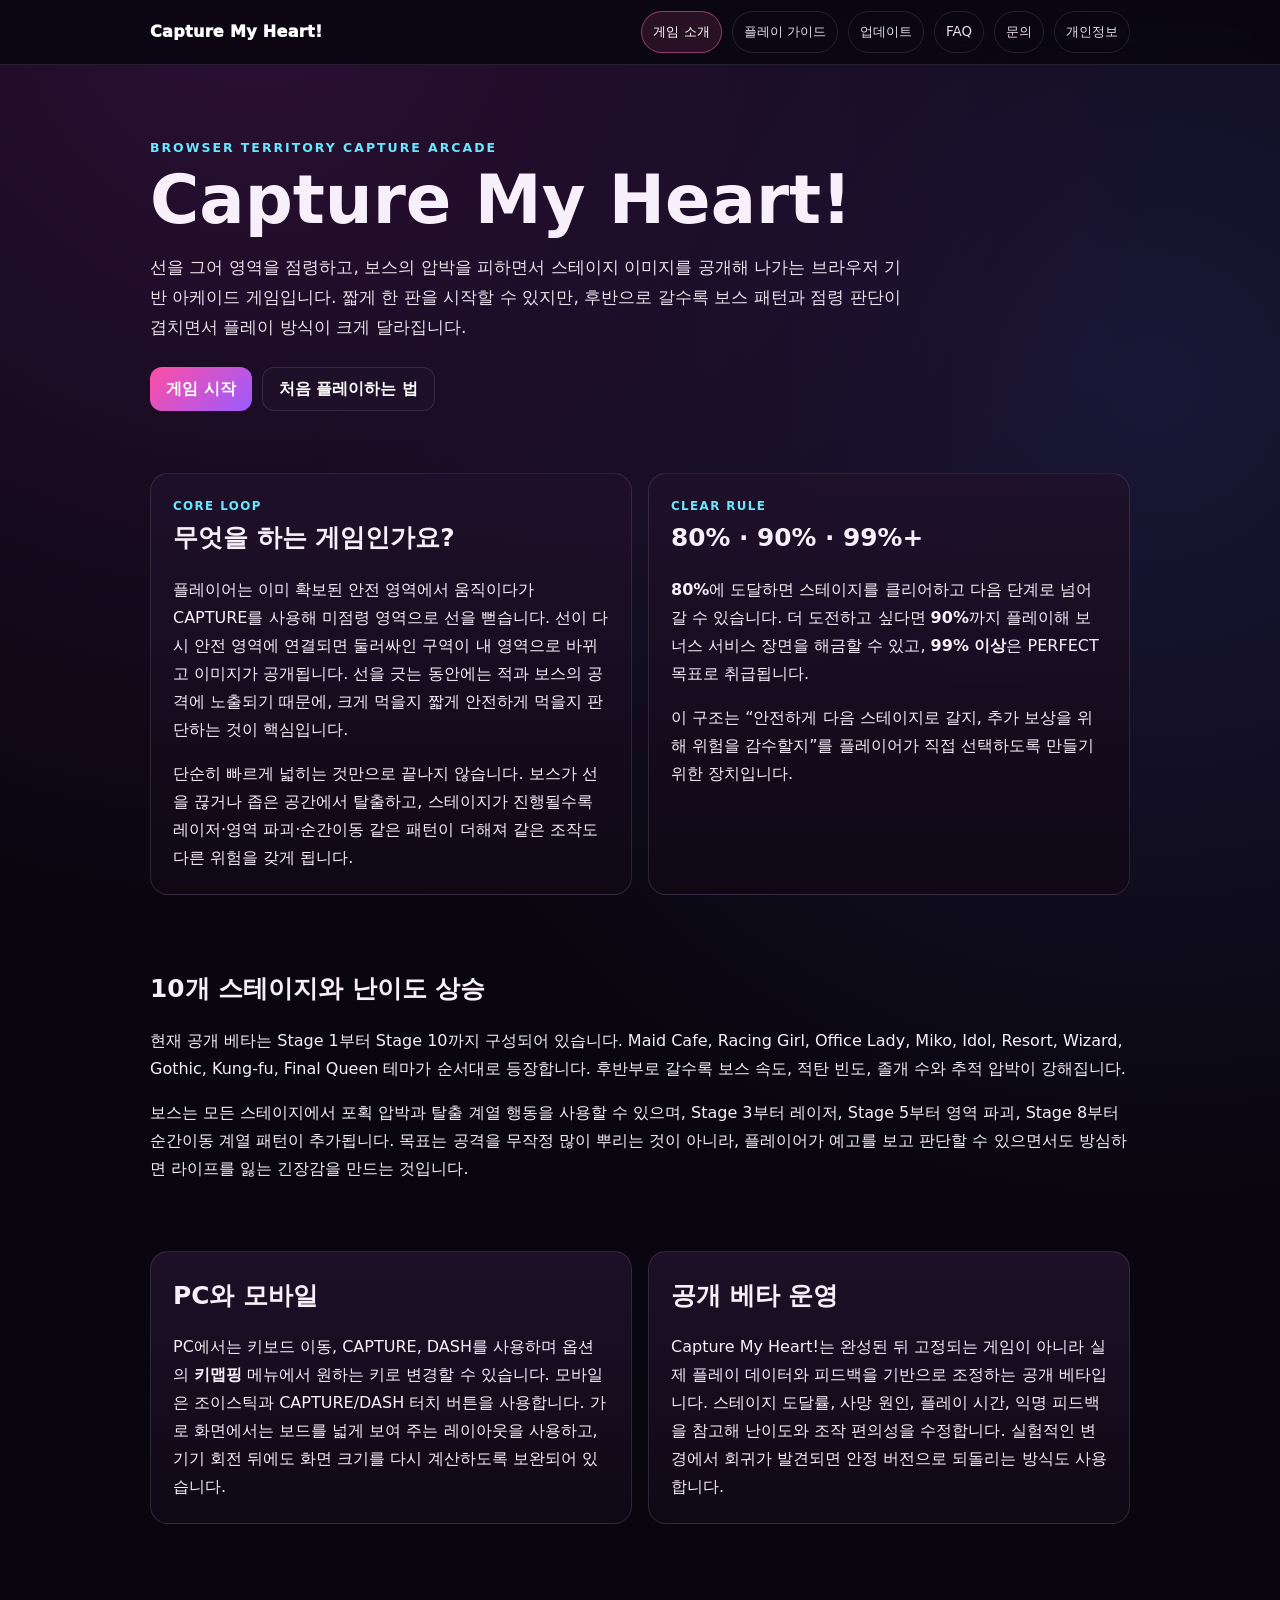
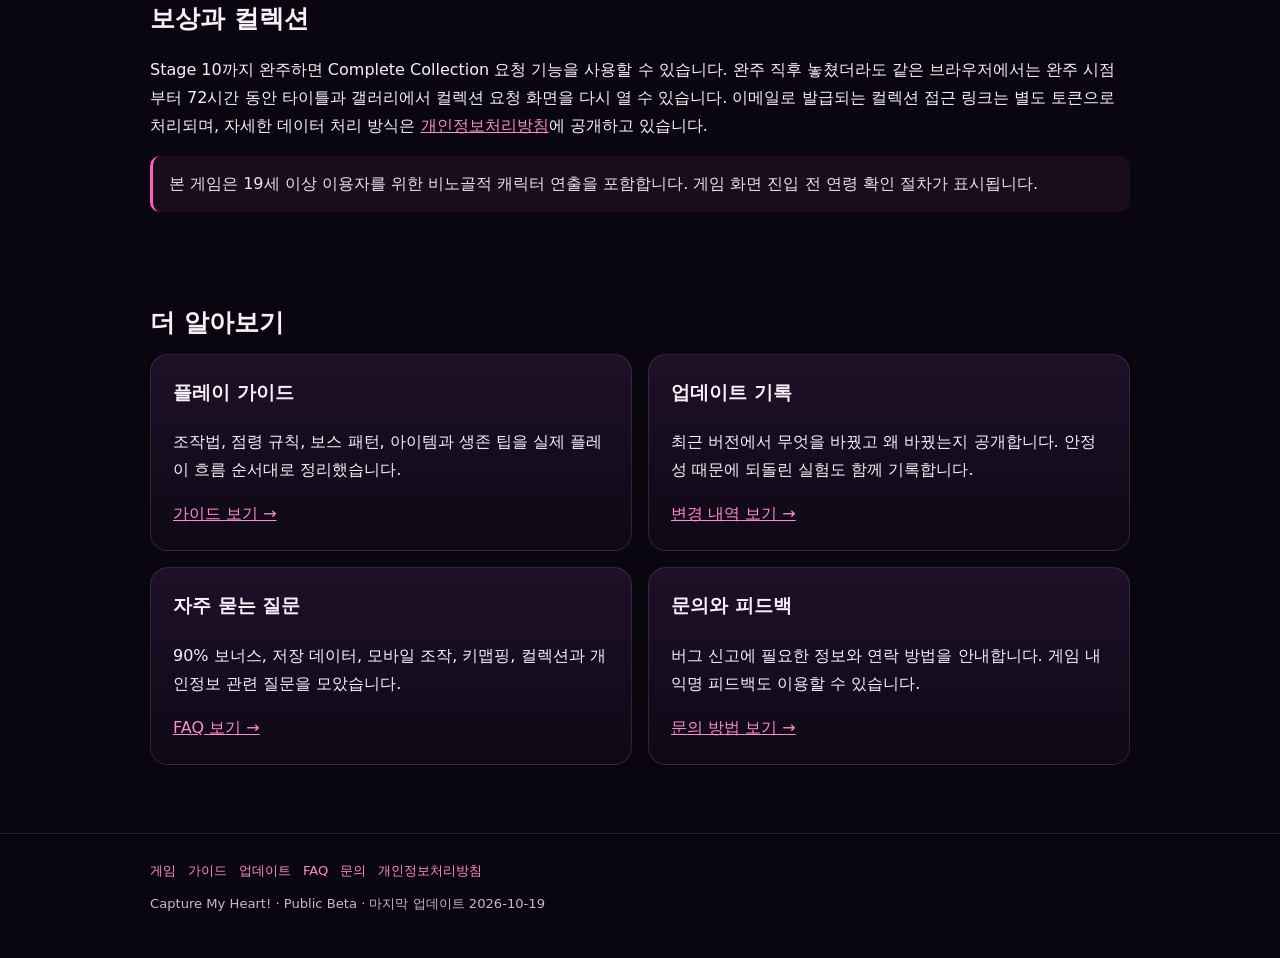
<file: overrides/info.html>
<!doctype html><html lang="ko"><head><meta charset="utf-8"><meta name="viewport" content="width=device-width,initial-scale=1"><title>게임 소개 | Capture My Heart!</title><meta name="description" content="Capture My Heart!의 게임 규칙, 10개 스테이지 구조, 클리어 기준과 공개 베타 운영 방향을 소개합니다."><link rel="canonical" href="https://wlsdn8842-cyber.github.io/capture-my-heart/info.html"><link rel="stylesheet" href="site-info.css"></head><body>
<header class="top"><nav class="nav wrap"><a class="brand" href="./">Capture My Heart!</a><a class="active" href="info.html">게임 소개</a><a href="guide.html">플레이 가이드</a><a href="updates.html">업데이트</a><a href="faq.html">FAQ</a><a href="contact.html">문의</a><a href="privacy.html">개인정보</a></nav></header>
<main class="wrap"><section class="hero"><div class="eyebrow">Browser Territory Capture Arcade</div><h1>Capture My Heart!</h1><p class="lead">선을 그어 영역을 점령하고, 보스의 압박을 피하면서 스테이지 이미지를 공개해 나가는 브라우저 기반 아케이드 게임입니다. 짧게 한 판을 시작할 수 있지만, 후반으로 갈수록 보스 패턴과 점령 판단이 겹치면서 플레이 방식이 크게 달라집니다.</p><div class="actions"><a class="btn primary" href="./">게임 시작</a><a class="btn" href="guide.html">처음 플레이하는 법</a></div></section>
<section class="section"><div class="grid"><article class="card"><div class="kicker">CORE LOOP</div><h2>무엇을 하는 게임인가요?</h2><p>플레이어는 이미 확보된 안전 영역에서 움직이다가 CAPTURE를 사용해 미점령 영역으로 선을 뻗습니다. 선이 다시 안전 영역에 연결되면 둘러싸인 구역이 내 영역으로 바뀌고 이미지가 공개됩니다. 선을 긋는 동안에는 적과 보스의 공격에 노출되기 때문에, 크게 먹을지 짧게 안전하게 먹을지 판단하는 것이 핵심입니다.</p><p>단순히 빠르게 넓히는 것만으로 끝나지 않습니다. 보스가 선을 끊거나 좁은 공간에서 탈출하고, 스테이지가 진행될수록 레이저·영역 파괴·순간이동 같은 패턴이 더해져 같은 조작도 다른 위험을 갖게 됩니다.</p></article>
<article class="card"><div class="kicker">CLEAR RULE</div><h2>80% · 90% · 99%+</h2><p><b>80%</b>에 도달하면 스테이지를 클리어하고 다음 단계로 넘어갈 수 있습니다. 더 도전하고 싶다면 <b>90%</b>까지 플레이해 보너스 서비스 장면을 해금할 수 있고, <b>99% 이상</b>은 PERFECT 목표로 취급됩니다.</p><p>이 구조는 “안전하게 다음 스테이지로 갈지, 추가 보상을 위해 위험을 감수할지”를 플레이어가 직접 선택하도록 만들기 위한 장치입니다.</p></article></div></section>
<section class="section"><h2>10개 스테이지와 난이도 상승</h2><p>현재 공개 베타는 Stage 1부터 Stage 10까지 구성되어 있습니다. Maid Cafe, Racing Girl, Office Lady, Miko, Idol, Resort, Wizard, Gothic, Kung-fu, Final Queen 테마가 순서대로 등장합니다. 후반부로 갈수록 보스 속도, 적탄 빈도, 졸개 수와 추적 압박이 강해집니다.</p><p>보스는 모든 스테이지에서 포획 압박과 탈출 계열 행동을 사용할 수 있으며, Stage 3부터 레이저, Stage 5부터 영역 파괴, Stage 8부터 순간이동 계열 패턴이 추가됩니다. 목표는 공격을 무작정 많이 뿌리는 것이 아니라, 플레이어가 예고를 보고 판단할 수 있으면서도 방심하면 라이프를 잃는 긴장감을 만드는 것입니다.</p></section>
<section class="section"><div class="grid"><article class="card"><h2>PC와 모바일</h2><p>PC에서는 키보드 이동, CAPTURE, DASH를 사용하며 옵션의 <b>키맵핑</b> 메뉴에서 원하는 키로 변경할 수 있습니다. 모바일은 조이스틱과 CAPTURE/DASH 터치 버튼을 사용합니다. 가로 화면에서는 보드를 넓게 보여 주는 레이아웃을 사용하고, 기기 회전 뒤에도 화면 크기를 다시 계산하도록 보완되어 있습니다.</p></article><article class="card"><h2>공개 베타 운영</h2><p>Capture My Heart!는 완성된 뒤 고정되는 게임이 아니라 실제 플레이 데이터와 피드백을 기반으로 조정하는 공개 베타입니다. 스테이지 도달률, 사망 원인, 플레이 시간, 익명 피드백을 참고해 난이도와 조작 편의성을 수정합니다. 실험적인 변경에서 회귀가 발견되면 안정 버전으로 되돌리는 방식도 사용합니다.</p></article></div></section>
<section class="section"><h2>보상과 컬렉션</h2><p>Stage 10까지 완주하면 Complete Collection 요청 기능을 사용할 수 있습니다. 완주 직후 놓쳤더라도 같은 브라우저에서는 완주 시점부터 72시간 동안 타이틀과 갤러리에서 컬렉션 요청 화면을 다시 열 수 있습니다. 이메일로 발급되는 컬렉션 접근 링크는 별도 토큰으로 처리되며, 자세한 데이터 처리 방식은 <a href="privacy.html">개인정보처리방침</a>에 공개하고 있습니다.</p><p class="note">본 게임은 19세 이상 이용자를 위한 비노골적 캐릭터 연출을 포함합니다. 게임 화면 진입 전 연령 확인 절차가 표시됩니다.</p></section>
<section class="section"><h2>더 알아보기</h2><div class="grid"><article class="card"><h3>플레이 가이드</h3><p>조작법, 점령 규칙, 보스 패턴, 아이템과 생존 팁을 실제 플레이 흐름 순서대로 정리했습니다.</p><a href="guide.html">가이드 보기 →</a></article><article class="card"><h3>업데이트 기록</h3><p>최근 버전에서 무엇을 바꿨고 왜 바꿨는지 공개합니다. 안정성 때문에 되돌린 실험도 함께 기록합니다.</p><a href="updates.html">변경 내역 보기 →</a></article><article class="card"><h3>자주 묻는 질문</h3><p>90% 보너스, 저장 데이터, 모바일 조작, 키맵핑, 컬렉션과 개인정보 관련 질문을 모았습니다.</p><a href="faq.html">FAQ 보기 →</a></article><article class="card"><h3>문의와 피드백</h3><p>버그 신고에 필요한 정보와 연락 방법을 안내합니다. 게임 내 익명 피드백도 이용할 수 있습니다.</p><a href="contact.html">문의 방법 보기 →</a></article></div></section></main>
<footer class="footer"><div class="wrap"><nav><a href="./">게임</a><a href="guide.html">가이드</a><a href="updates.html">업데이트</a><a href="faq.html">FAQ</a><a href="contact.html">문의</a><a href="privacy.html">개인정보처리방침</a></nav><div>Capture My Heart! · Public Beta · 마지막 업데이트 2026-10-19</div></div></footer></body></html>
</file>
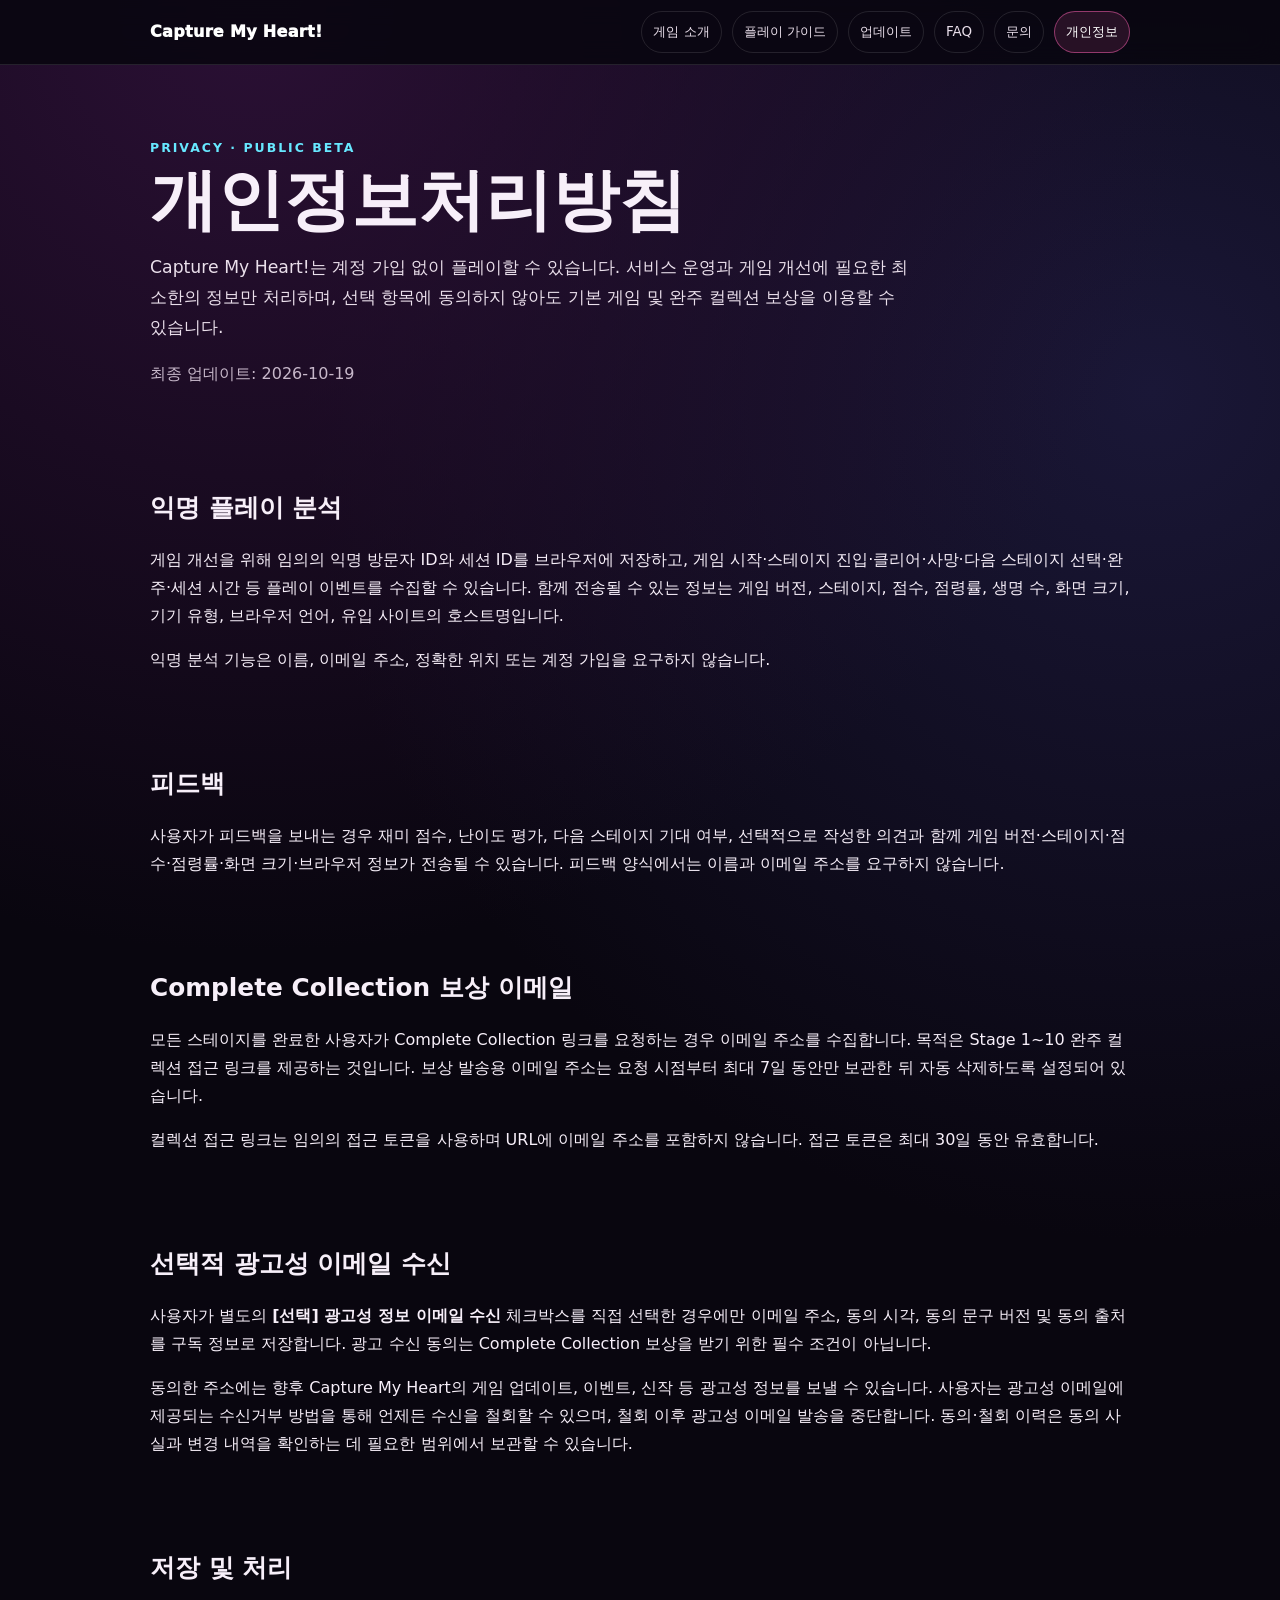
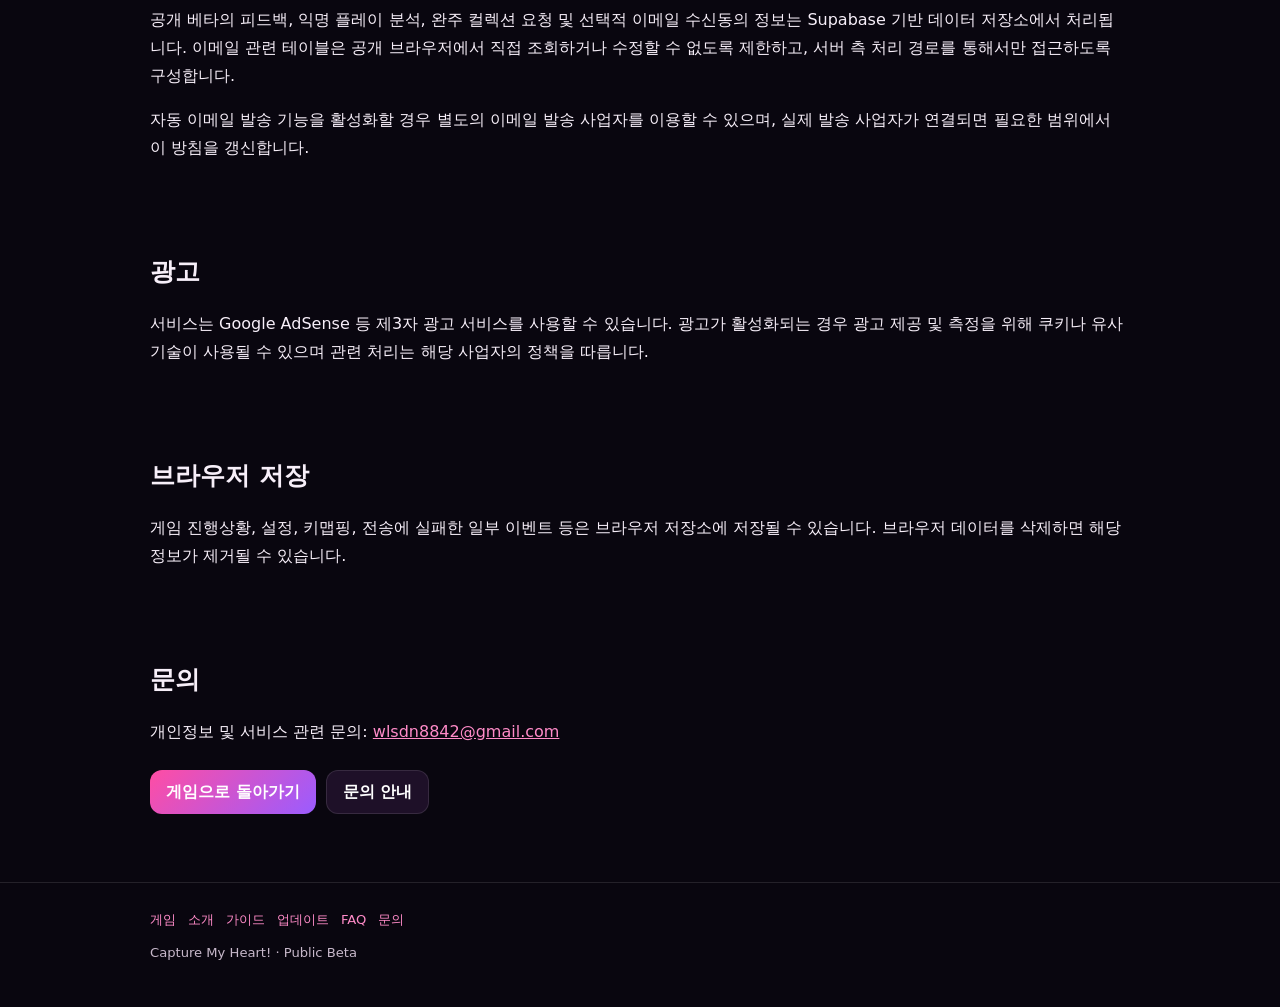
<file: overrides/privacy.html>
<!doctype html><html lang="ko"><head><meta charset="utf-8"><meta name="viewport" content="width=device-width,initial-scale=1"><title>개인정보처리방침 | Capture My Heart!</title><meta name="description" content="Capture My Heart! 공개 베타의 익명 플레이 분석, 피드백, 컬렉션 이메일, 선택적 광고성 이메일과 브라우저 저장 처리 방침입니다."><link rel="canonical" href="https://wlsdn8842-cyber.github.io/capture-my-heart/privacy.html"><link rel="stylesheet" href="site-info.css"></head><body>
<header class="top"><nav class="nav wrap"><a class="brand" href="./">Capture My Heart!</a><a href="info.html">게임 소개</a><a href="guide.html">플레이 가이드</a><a href="updates.html">업데이트</a><a href="faq.html">FAQ</a><a href="contact.html">문의</a><a class="active" href="privacy.html">개인정보</a></nav></header>
<main class="wrap"><section class="hero"><div class="eyebrow">Privacy · Public Beta</div><h1>개인정보처리방침</h1><p class="lead">Capture My Heart!는 계정 가입 없이 플레이할 수 있습니다. 서비스 운영과 게임 개선에 필요한 최소한의 정보만 처리하며, 선택 항목에 동의하지 않아도 기본 게임 및 완주 컬렉션 보상을 이용할 수 있습니다.</p><p class="muted">최종 업데이트: 2026-10-19</p></section>
<section class="section"><h2>익명 플레이 분석</h2><p>게임 개선을 위해 임의의 익명 방문자 ID와 세션 ID를 브라우저에 저장하고, 게임 시작·스테이지 진입·클리어·사망·다음 스테이지 선택·완주·세션 시간 등 플레이 이벤트를 수집할 수 있습니다. 함께 전송될 수 있는 정보는 게임 버전, 스테이지, 점수, 점령률, 생명 수, 화면 크기, 기기 유형, 브라우저 언어, 유입 사이트의 호스트명입니다.</p><p>익명 분석 기능은 이름, 이메일 주소, 정확한 위치 또는 계정 가입을 요구하지 않습니다.</p></section>
<section class="section"><h2>피드백</h2><p>사용자가 피드백을 보내는 경우 재미 점수, 난이도 평가, 다음 스테이지 기대 여부, 선택적으로 작성한 의견과 함께 게임 버전·스테이지·점수·점령률·화면 크기·브라우저 정보가 전송될 수 있습니다. 피드백 양식에서는 이름과 이메일 주소를 요구하지 않습니다.</p></section>
<section class="section"><h2>Complete Collection 보상 이메일</h2><p>모든 스테이지를 완료한 사용자가 Complete Collection 링크를 요청하는 경우 이메일 주소를 수집합니다. 목적은 Stage 1~10 완주 컬렉션 접근 링크를 제공하는 것입니다. 보상 발송용 이메일 주소는 요청 시점부터 최대 7일 동안만 보관한 뒤 자동 삭제하도록 설정되어 있습니다.</p><p>컬렉션 접근 링크는 임의의 접근 토큰을 사용하며 URL에 이메일 주소를 포함하지 않습니다. 접근 토큰은 최대 30일 동안 유효합니다.</p></section>
<section class="section"><h2>선택적 광고성 이메일 수신</h2><p>사용자가 별도의 <b>[선택] 광고성 정보 이메일 수신</b> 체크박스를 직접 선택한 경우에만 이메일 주소, 동의 시각, 동의 문구 버전 및 동의 출처를 구독 정보로 저장합니다. 광고 수신 동의는 Complete Collection 보상을 받기 위한 필수 조건이 아닙니다.</p><p>동의한 주소에는 향후 Capture My Heart의 게임 업데이트, 이벤트, 신작 등 광고성 정보를 보낼 수 있습니다. 사용자는 광고성 이메일에 제공되는 수신거부 방법을 통해 언제든 수신을 철회할 수 있으며, 철회 이후 광고성 이메일 발송을 중단합니다. 동의·철회 이력은 동의 사실과 변경 내역을 확인하는 데 필요한 범위에서 보관할 수 있습니다.</p></section>
<section class="section"><h2>저장 및 처리</h2><p>공개 베타의 피드백, 익명 플레이 분석, 완주 컬렉션 요청 및 선택적 이메일 수신동의 정보는 Supabase 기반 데이터 저장소에서 처리됩니다. 이메일 관련 테이블은 공개 브라우저에서 직접 조회하거나 수정할 수 없도록 제한하고, 서버 측 처리 경로를 통해서만 접근하도록 구성합니다.</p><p>자동 이메일 발송 기능을 활성화할 경우 별도의 이메일 발송 사업자를 이용할 수 있으며, 실제 발송 사업자가 연결되면 필요한 범위에서 이 방침을 갱신합니다.</p></section>
<section class="section"><h2>광고</h2><p>서비스는 Google AdSense 등 제3자 광고 서비스를 사용할 수 있습니다. 광고가 활성화되는 경우 광고 제공 및 측정을 위해 쿠키나 유사 기술이 사용될 수 있으며 관련 처리는 해당 사업자의 정책을 따릅니다.</p></section>
<section class="section"><h2>브라우저 저장</h2><p>게임 진행상황, 설정, 키맵핑, 전송에 실패한 일부 이벤트 등은 브라우저 저장소에 저장될 수 있습니다. 브라우저 데이터를 삭제하면 해당 정보가 제거될 수 있습니다.</p></section>
<section class="section"><h2>문의</h2><p>개인정보 및 서비스 관련 문의: <a href="mailto:wlsdn8842@gmail.com">wlsdn8842@gmail.com</a></p><div class="actions"><a class="btn primary" href="./">게임으로 돌아가기</a><a class="btn" href="contact.html">문의 안내</a></div></section></main>
<footer class="footer"><div class="wrap"><nav><a href="./">게임</a><a href="info.html">소개</a><a href="guide.html">가이드</a><a href="updates.html">업데이트</a><a href="faq.html">FAQ</a><a href="contact.html">문의</a></nav><div>Capture My Heart! · Public Beta</div></div></footer></body></html>
</file>
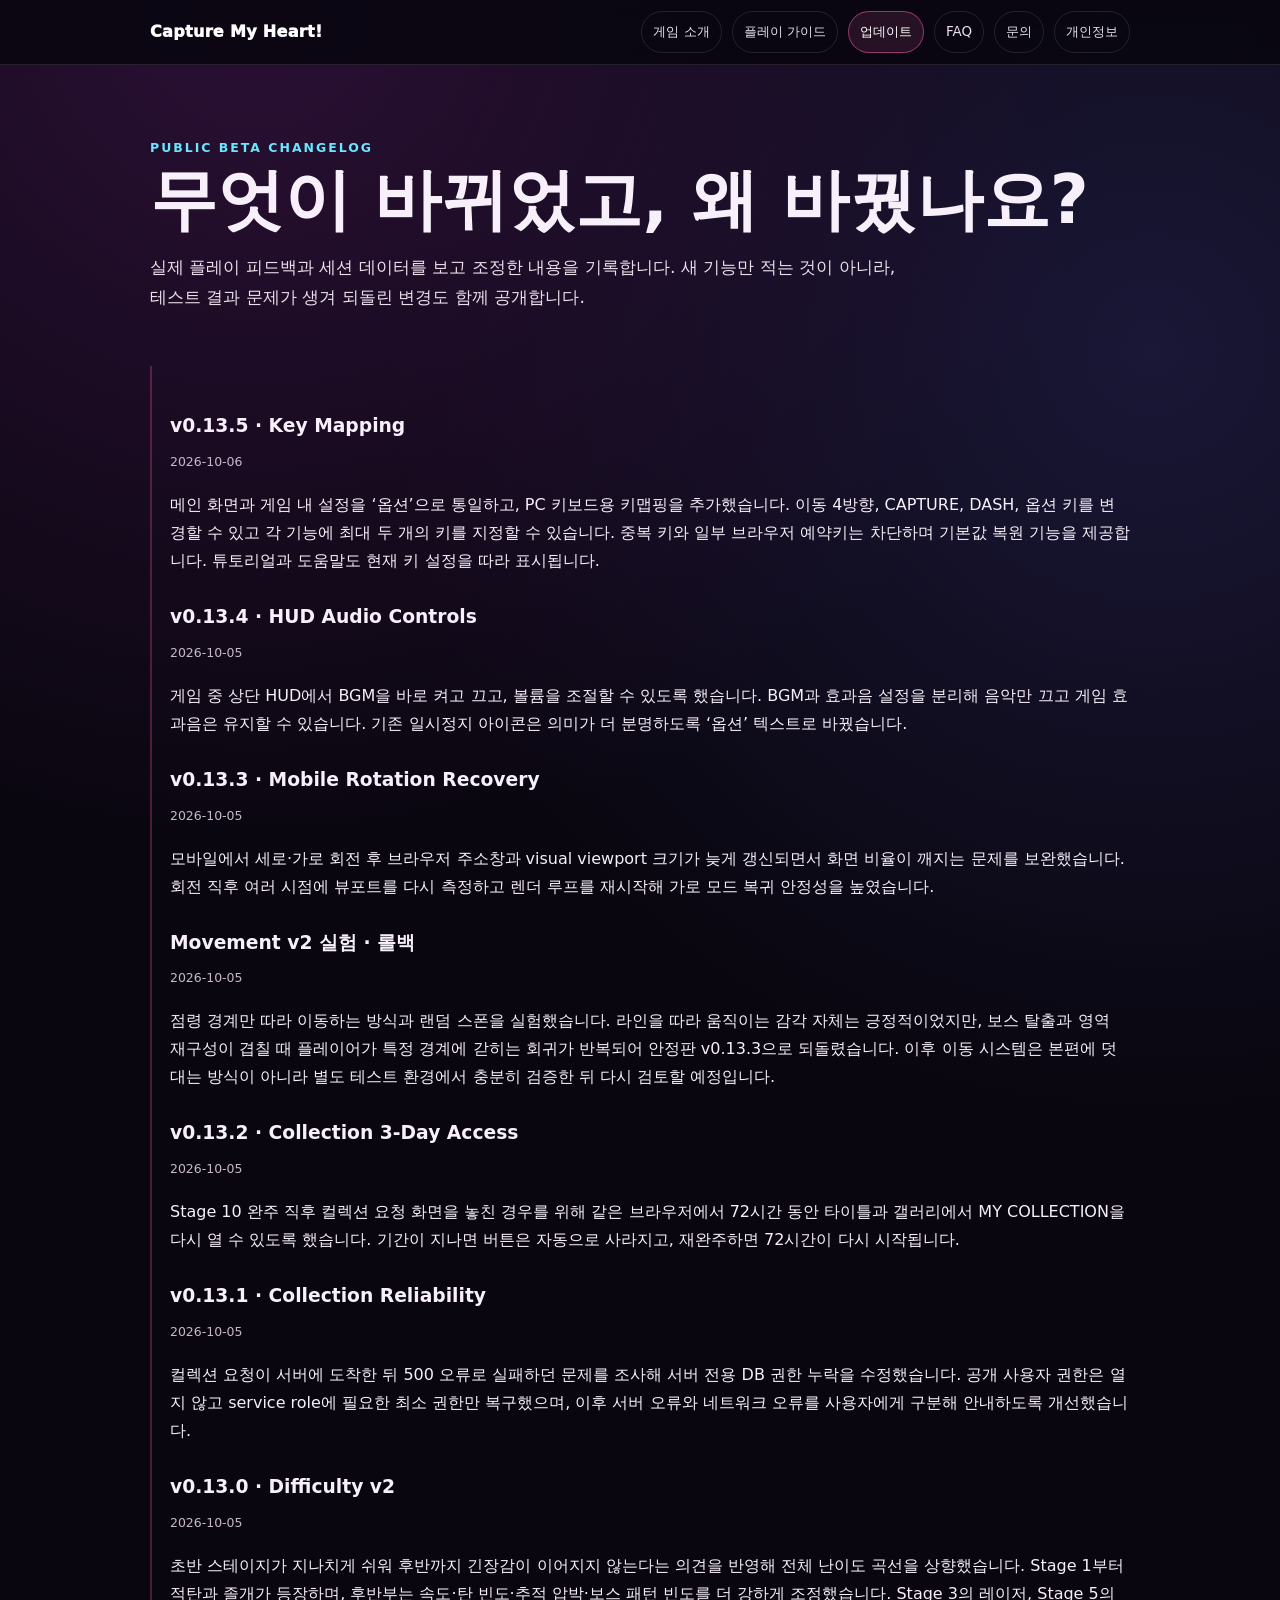
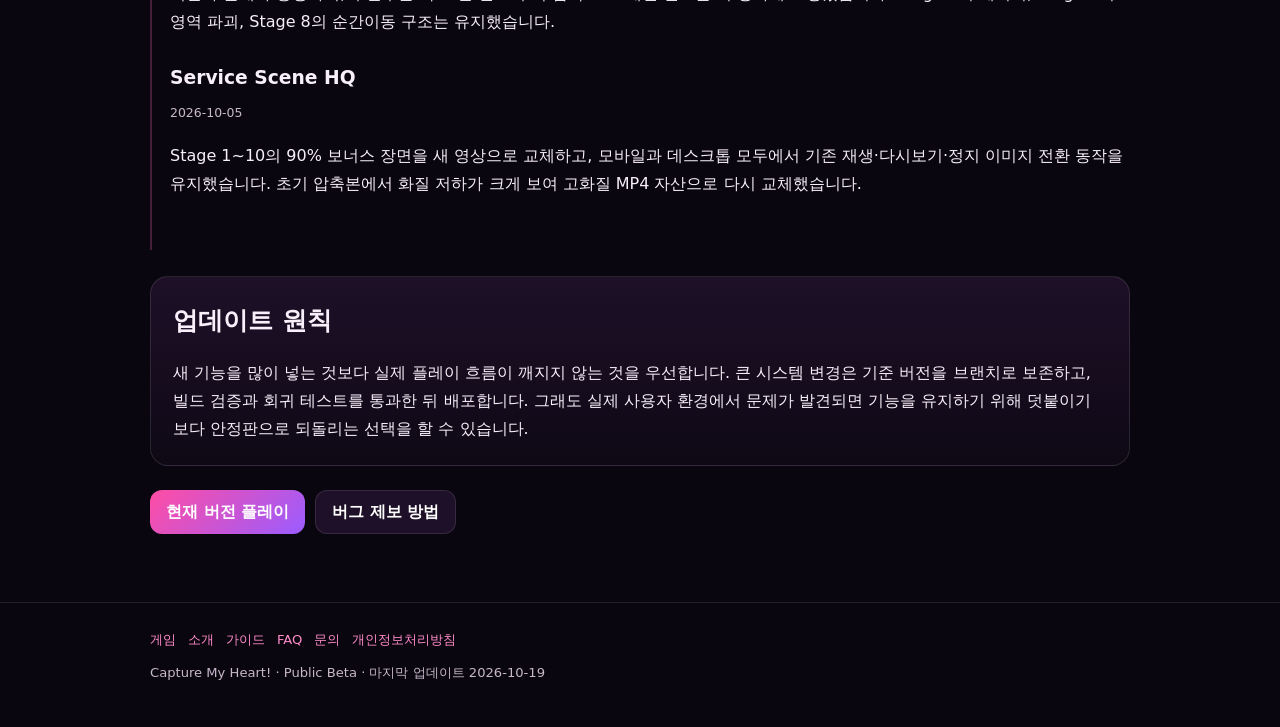
<file: overrides/updates.html>
<!doctype html><html lang="ko"><head><meta charset="utf-8"><meta name="viewport" content="width=device-width,initial-scale=1"><title>업데이트 기록 | Capture My Heart!</title><meta name="description" content="Capture My Heart! 공개 베타의 최근 기능 추가, 밸런스 조정, 버그 수정과 롤백 기록을 공개합니다."><link rel="canonical" href="https://wlsdn8842-cyber.github.io/capture-my-heart/updates.html"><link rel="stylesheet" href="site-info.css"></head><body>
<header class="top"><nav class="nav wrap"><a class="brand" href="./">Capture My Heart!</a><a href="info.html">게임 소개</a><a href="guide.html">플레이 가이드</a><a class="active" href="updates.html">업데이트</a><a href="faq.html">FAQ</a><a href="contact.html">문의</a><a href="privacy.html">개인정보</a></nav></header>
<main class="wrap"><section class="hero"><div class="eyebrow">Public Beta Changelog</div><h1>무엇이 바뀌었고, 왜 바꿨나요?</h1><p class="lead">실제 플레이 피드백과 세션 데이터를 보고 조정한 내용을 기록합니다. 새 기능만 적는 것이 아니라, 테스트 결과 문제가 생겨 되돌린 변경도 함께 공개합니다.</p></section>
<section class="section changelog">
<article class="release"><h3>v0.13.5 · Key Mapping</h3><time datetime="2026-10-06">2026-10-06</time><p>메인 화면과 게임 내 설정을 ‘옵션’으로 통일하고, PC 키보드용 키맵핑을 추가했습니다. 이동 4방향, CAPTURE, DASH, 옵션 키를 변경할 수 있고 각 기능에 최대 두 개의 키를 지정할 수 있습니다. 중복 키와 일부 브라우저 예약키는 차단하며 기본값 복원 기능을 제공합니다. 튜토리얼과 도움말도 현재 키 설정을 따라 표시됩니다.</p></article>
<article class="release"><h3>v0.13.4 · HUD Audio Controls</h3><time datetime="2026-10-05">2026-10-05</time><p>게임 중 상단 HUD에서 BGM을 바로 켜고 끄고, 볼륨을 조절할 수 있도록 했습니다. BGM과 효과음 설정을 분리해 음악만 끄고 게임 효과음은 유지할 수 있습니다. 기존 일시정지 아이콘은 의미가 더 분명하도록 ‘옵션’ 텍스트로 바꿨습니다.</p></article>
<article class="release"><h3>v0.13.3 · Mobile Rotation Recovery</h3><time datetime="2026-10-05">2026-10-05</time><p>모바일에서 세로·가로 회전 후 브라우저 주소창과 visual viewport 크기가 늦게 갱신되면서 화면 비율이 깨지는 문제를 보완했습니다. 회전 직후 여러 시점에 뷰포트를 다시 측정하고 렌더 루프를 재시작해 가로 모드 복귀 안정성을 높였습니다.</p></article>
<article class="release"><h3>Movement v2 실험 · 롤백</h3><time datetime="2026-10-05">2026-10-05</time><p>점령 경계만 따라 이동하는 방식과 랜덤 스폰을 실험했습니다. 라인을 따라 움직이는 감각 자체는 긍정적이었지만, 보스 탈출과 영역 재구성이 겹칠 때 플레이어가 특정 경계에 갇히는 회귀가 반복되어 안정판 v0.13.3으로 되돌렸습니다. 이후 이동 시스템은 본편에 덧대는 방식이 아니라 별도 테스트 환경에서 충분히 검증한 뒤 다시 검토할 예정입니다.</p></article>
<article class="release"><h3>v0.13.2 · Collection 3-Day Access</h3><time datetime="2026-10-05">2026-10-05</time><p>Stage 10 완주 직후 컬렉션 요청 화면을 놓친 경우를 위해 같은 브라우저에서 72시간 동안 타이틀과 갤러리에서 MY COLLECTION을 다시 열 수 있도록 했습니다. 기간이 지나면 버튼은 자동으로 사라지고, 재완주하면 72시간이 다시 시작됩니다.</p></article>
<article class="release"><h3>v0.13.1 · Collection Reliability</h3><time datetime="2026-10-05">2026-10-05</time><p>컬렉션 요청이 서버에 도착한 뒤 500 오류로 실패하던 문제를 조사해 서버 전용 DB 권한 누락을 수정했습니다. 공개 사용자 권한은 열지 않고 service role에 필요한 최소 권한만 복구했으며, 이후 서버 오류와 네트워크 오류를 사용자에게 구분해 안내하도록 개선했습니다.</p></article>
<article class="release"><h3>v0.13.0 · Difficulty v2</h3><time datetime="2026-10-05">2026-10-05</time><p>초반 스테이지가 지나치게 쉬워 후반까지 긴장감이 이어지지 않는다는 의견을 반영해 전체 난이도 곡선을 상향했습니다. Stage 1부터 적탄과 졸개가 등장하며, 후반부는 속도·탄 빈도·추적 압박·보스 패턴 빈도를 더 강하게 조정했습니다. Stage 3의 레이저, Stage 5의 영역 파괴, Stage 8의 순간이동 구조는 유지했습니다.</p></article>
<article class="release"><h3>Service Scene HQ</h3><time datetime="2026-10-05">2026-10-05</time><p>Stage 1~10의 90% 보너스 장면을 새 영상으로 교체하고, 모바일과 데스크톱 모두에서 기존 재생·다시보기·정지 이미지 전환 동작을 유지했습니다. 초기 압축본에서 화질 저하가 크게 보여 고화질 MP4 자산으로 다시 교체했습니다.</p></article>
</section>
<section class="section"><div class="card"><h2>업데이트 원칙</h2><p>새 기능을 많이 넣는 것보다 실제 플레이 흐름이 깨지지 않는 것을 우선합니다. 큰 시스템 변경은 기준 버전을 브랜치로 보존하고, 빌드 검증과 회귀 테스트를 통과한 뒤 배포합니다. 그래도 실제 사용자 환경에서 문제가 발견되면 기능을 유지하기 위해 덧붙이기보다 안정판으로 되돌리는 선택을 할 수 있습니다.</p></div><div class="actions"><a class="btn primary" href="./">현재 버전 플레이</a><a class="btn" href="contact.html">버그 제보 방법</a></div></section></main>
<footer class="footer"><div class="wrap"><nav><a href="./">게임</a><a href="info.html">소개</a><a href="guide.html">가이드</a><a href="faq.html">FAQ</a><a href="contact.html">문의</a><a href="privacy.html">개인정보처리방침</a></nav><div>Capture My Heart! · Public Beta · 마지막 업데이트 2026-10-19</div></div></footer></body></html>
</file>
<file: overrides/admin/admin.css>
:root{--bg:#09060d;--panel:rgba(24,14,29,.82);--line:rgba(255,255,255,.09);--text:#f7eff8;--muted:#a995ad;--pink:#ff5ca8;--cyan:#63e9ff;--violet:#8b5cff;--good:#66f0ae}
*{box-sizing:border-box}html,body{margin:0;min-height:100%;background:radial-gradient(circle at 20% -10%,#291232 0,#0b0710 35%,#060408 100%);color:var(--text);font-family:Inter,ui-sans-serif,system-ui,-apple-system,BlinkMacSystemFont,"Segoe UI",sans-serif}
body{padding-bottom:42px}.bg-glow{position:fixed;border-radius:999px;filter:blur(90px);opacity:.16;pointer-events:none}.glow-a{width:420px;height:420px;background:#ff3e98;right:-170px;top:-110px}.glow-b{width:380px;height:380px;background:#4ddcff;left:-170px;bottom:0}
.topbar{max-width:1280px;margin:auto;padding:28px 24px 12px;display:flex;align-items:center;justify-content:space-between;gap:20px}.eyebrow{font-size:.68rem;font-weight:900;letter-spacing:.18em;color:#ff84bd}.topbar h1{font-size:clamp(1.55rem,3vw,2.35rem);margin:4px 0 0;letter-spacing:-.04em}.topbar h1 span{color:var(--pink);text-shadow:0 0 20px #ff5ca8}.top-actions{display:flex;align-items:center;gap:8px}.updated{color:var(--muted);font-size:.75rem}.icon-btn{border:1px solid var(--line);background:#160f1b;color:white;border-radius:12px;width:40px;height:40px;cursor:pointer}
.wrap{max-width:1280px;margin:auto;padding:12px 24px}.hidden{display:none!important}.range-row{display:flex;justify-content:space-between;align-items:center;margin:10px 0 16px;gap:12px}.segmented{display:flex;border:1px solid var(--line);padding:4px;border-radius:14px;background:#100a14}.segmented button{border:0;background:transparent;color:var(--muted);padding:8px 13px;border-radius:10px;font-weight:800;cursor:pointer}.segmented button.active{background:linear-gradient(135deg,#61284c,#372056);color:white;box-shadow:0 0 18px rgba(255,92,168,.18)}.live-dot{font-size:.72rem;color:var(--muted)}.live-dot i{display:inline-block;width:7px;height:7px;border-radius:50%;background:var(--good);box-shadow:0 0 10px var(--good);margin-right:5px}
.metric-grid{display:grid;grid-template-columns:repeat(4,1fr);gap:12px}.metric{position:relative;overflow:hidden;border:1px solid var(--line);border-radius:18px;background:linear-gradient(145deg,rgba(31,18,37,.96),rgba(15,9,19,.94));padding:17px;min-height:120px}.metric:after{content:"";position:absolute;width:90px;height:90px;border-radius:50%;background:#8b5cff;filter:blur(50px);opacity:.08;right:-30px;bottom:-30px}.metric.hot:after{background:#ff5ca8;opacity:.2}.metric span{font-size:.76rem;color:var(--muted);font-weight:800}.metric strong{display:block;font-size:clamp(1.5rem,3vw,2.2rem);margin:9px 0 5px;letter-spacing:-.05em}.metric small{font-size:.7rem;color:#8c7d92}
.grid{display:grid;gap:14px;margin-top:14px}.grid.two{grid-template-columns:1.25fr .75fr}.panel{border:1px solid var(--line);background:var(--panel);backdrop-filter:blur(16px);border-radius:20px;padding:18px;margin-top:14px;box-shadow:0 18px 50px rgba(0,0,0,.18)}.grid .panel{margin-top:0}.panel-head{display:flex;align-items:flex-start;justify-content:space-between;gap:10px;margin-bottom:16px}.panel h2{font-size:1rem;margin:2px 0 0}.kicker{font-size:.6rem;font-weight:950;letter-spacing:.18em;color:var(--cyan)}.hint{font-size:.68rem;color:var(--muted)}
.funnel{display:grid;gap:8px}.funnel-row{display:grid;grid-template-columns:74px 1fr 90px;gap:10px;align-items:center}.funnel-stage{font-size:.72rem;font-weight:900;color:#d9c8df}.bar-track{height:22px;border-radius:8px;background:#110b16;overflow:hidden;border:1px solid rgba(255,255,255,.05);position:relative}.bar-enter,.bar-clear{position:absolute;left:0;top:0;height:100%;border-radius:7px}.bar-enter{background:linear-gradient(90deg,rgba(99,233,255,.28),rgba(139,92,255,.5))}.bar-clear{background:linear-gradient(90deg,#ff5ca8,#8b5cff);height:7px;top:auto;bottom:0}.funnel-numbers{text-align:right;font-size:.7rem;color:var(--muted)}.funnel-numbers b{color:white}
.rank-list{display:grid;gap:10px}.rank-item{display:grid;grid-template-columns:1fr auto;gap:8px}.rank-item .name{font-size:.78rem}.rank-item .value{font-size:.75rem;font-weight:900}.mini-track{grid-column:1/-1;height:6px;background:#130c18;border-radius:999px;overflow:hidden}.mini-track i{display:block;height:100%;border-radius:999px;background:linear-gradient(90deg,var(--pink),var(--violet))}
.empty-state{min-height:120px;place-items:center;color:var(--muted);font-size:.78rem}
.device-grid{display:grid;grid-template-columns:repeat(3,1fr);gap:9px}.device{border:1px solid var(--line);background:#120c16;border-radius:14px;padding:14px;text-align:center}.device b{display:block;font-size:1.35rem;margin-bottom:4px}.device span{font-size:.68rem;color:var(--muted)}
.daily-chart{display:flex;align-items:flex-end;gap:8px;min-height:170px;overflow-x:auto;padding:10px 2px 2px}.day{min-width:50px;flex:1;display:flex;flex-direction:column;align-items:center;justify-content:flex-end;height:150px}.day-bars{height:112px;width:100%;display:flex;align-items:flex-end;justify-content:center;gap:3px}.day-bars i{display:block;width:10px;min-height:2px;border-radius:5px 5px 2px 2px;background:linear-gradient(#63e9ff,#4c62e9)}.day-bars i:nth-child(2){background:linear-gradient(#ff80bc,#8b5cff)}.day label{font-size:.58rem;color:var(--muted);margin-top:7px}.day small{font-size:.58rem;color:#cab9d0}
.feedback-list{display:grid;gap:10px;max-height:420px;overflow:auto;padding-right:4px}.feedback{border:1px solid var(--line);background:#110b16;border-radius:14px;padding:12px}.feedback-top{display:flex;justify-content:space-between;gap:8px;font-size:.67rem;color:var(--muted)}.stars{color:#ff78b8;letter-spacing:.05em}.feedback p{font-size:.78rem;line-height:1.55;margin:8px 0 0;color:#eadfed}.tags{display:flex;gap:5px;flex-wrap:wrap;margin-top:7px}.tag{font-size:.58rem;padding:3px 7px;border-radius:999px;background:#24152d;color:#d7c3df}
.table-wrap{overflow:auto}table{width:100%;border-collapse:collapse;min-width:520px}th,td{text-align:left;padding:10px 8px;border-bottom:1px solid var(--line);font-size:.68rem}th{color:var(--muted);font-weight:800}td{color:#e8ddea}.stage-pill{display:inline-block;padding:3px 7px;border-radius:999px;background:#291530;color:#ff8ac2;font-weight:900}.footnote{text-align:center;color:#766b7c;font-size:.65rem;margin:22px 0}
.gate{position:fixed;inset:0;z-index:20;display:grid;place-items:center;background:rgba(5,3,7,.88);backdrop-filter:blur(20px);padding:20px}.login-card{width:min(390px,100%);border:1px solid rgba(255,255,255,.12);background:linear-gradient(160deg,#211327,#0d0911);border-radius:24px;padding:28px;box-shadow:0 30px 100px rgba(0,0,0,.55);text-align:center}.logo-heart{font-size:2.5rem;color:var(--pink);filter:drop-shadow(0 0 15px #ff5ca8);margin-bottom:6px}.login-card h2{margin:6px 0 8px}.login-card p{font-size:.78rem;color:var(--muted);line-height:1.55}.login-card form{display:grid;gap:9px;margin-top:18px}.login-card input{width:100%;border:1px solid var(--line);background:#09060c;color:white;border-radius:13px;padding:13px 14px;outline:none}.login-card input:focus{border-color:#ff5ca8;box-shadow:0 0 0 3px rgba(255,92,168,.1)}.login-card button{border:0;border-radius:13px;padding:13px;background:linear-gradient(135deg,#ff4fa3,#7f54ff);color:white;font-weight:950;cursor:pointer}.login-card small{display:block;margin-top:12px;color:#6f6375}.login-error{color:#ff8d9d;font-size:.72rem;min-height:18px;margin-top:9px}.toast{position:fixed;left:50%;bottom:22px;transform:translate(-50%,20px);opacity:0;background:#211226;color:white;border:1px solid var(--line);border-radius:12px;padding:10px 14px;font-size:.72rem;transition:.2s;pointer-events:none;z-index:30}.toast.show{transform:translate(-50%,0);opacity:1}
@media(max-width:900px){.metric-grid{grid-template-columns:repeat(2,1fr)}.grid.two{grid-template-columns:1fr}.topbar{padding-top:20px}.updated{display:none}}
@media(max-width:520px){.topbar,.wrap{padding-left:14px;padding-right:14px}.metric-grid{gap:8px}.metric{padding:14px;min-height:105px}.range-row{align-items:flex-start;flex-direction:column}.funnel-row{grid-template-columns:62px 1fr 66px}.device-grid{grid-template-columns:repeat(3,1fr)}.panel{padding:14px;border-radius:17px}.segmented{width:100%;display:grid;grid-template-columns:repeat(4,1fr)}.segmented button{padding:8px 5px}.top-actions{gap:5px}}

.dev-filter-card{display:flex;align-items:center;justify-content:space-between;gap:18px;border:1px solid rgba(99,233,255,.16);background:linear-gradient(135deg,rgba(22,18,34,.92),rgba(13,10,20,.92));border-radius:18px;padding:16px 18px;margin:0 0 14px;box-shadow:inset 0 0 30px rgba(99,233,255,.025)}
.dev-filter-card h2{margin:3px 0 5px;font-size:.98rem}.dev-filter-card p{margin:0;color:var(--muted);font-size:.72rem;line-height:1.55;max-width:720px}
.dev-filter-actions{display:flex;align-items:center;gap:8px;flex-shrink:0}.excluded-count{font-size:.66rem;color:#8e8194}
.toggle-btn{border:1px solid var(--line);background:#17101c;color:#d9cbdc;padding:9px 12px;border-radius:11px;font-weight:900;font-size:.7rem;cursor:pointer;min-width:142px}
.toggle-btn.on{background:linear-gradient(135deg,#4f2347,#30205d);border-color:rgba(255,92,168,.5);color:white;box-shadow:0 0 16px rgba(255,92,168,.14)}
.toggle-btn:disabled{opacity:.45;cursor:not-allowed}
@media(max-width:700px){.dev-filter-card{align-items:flex-start;flex-direction:column}.dev-filter-actions{width:100%;justify-content:space-between}.toggle-btn{flex:1}}
</file>
<file: overrides/site-info.css>
:root{color-scheme:dark;--bg:#09060f;--panel:#160d20;--panel2:#1e1028;--line:rgba(255,255,255,.11);--pink:#ff63b4;--cyan:#67e8ff;--text:#f7eff9;--muted:#c7b8ca;--max:980px}
*{box-sizing:border-box}html{background:var(--bg)}body{margin:0;background:radial-gradient(circle at 20% 0,#2b1035 0,transparent 34%),radial-gradient(circle at 90% 15%,#1a1737 0,transparent 34%),var(--bg);color:var(--text);font-family:system-ui,-apple-system,BlinkMacSystemFont,"Segoe UI",sans-serif;line-height:1.75}
a{color:#ff8bc8}a:hover{color:#ffd1e8}.wrap{width:min(var(--max),calc(100% - 32px));margin:0 auto}.top{position:sticky;top:0;z-index:5;background:rgba(9,6,15,.88);backdrop-filter:blur(12px);border-bottom:1px solid var(--line)}
.nav{min-height:64px;display:flex;align-items:center;gap:10px;flex-wrap:wrap}.brand{font-weight:950;letter-spacing:.02em;margin-right:auto;color:#fff;text-decoration:none}.nav a:not(.brand){text-decoration:none;padding:8px 11px;border:1px solid var(--line);border-radius:999px;color:#eadfeb;font-size:.84rem}.nav a.active{border-color:rgba(255,99,180,.5);background:rgba(255,99,180,.12);color:#fff}
.hero{padding:72px 0 36px}.eyebrow{color:var(--cyan);font-weight:900;font-size:.78rem;letter-spacing:.16em;text-transform:uppercase}.hero h1{font-size:clamp(2rem,6vw,4.2rem);line-height:1.02;margin:.45rem 0 1rem}.lead{font-size:1.08rem;color:#eadfeb;max-width:760px}.actions{display:flex;gap:10px;flex-wrap:wrap;margin-top:24px}.btn{display:inline-flex;align-items:center;justify-content:center;min-height:44px;padding:0 16px;border-radius:12px;text-decoration:none!important;font-weight:900;border:1px solid var(--line);background:var(--panel2);color:#fff!important}.btn.primary{background:linear-gradient(135deg,#ff4da4,#9a5cff);border:0}.grid{display:grid;grid-template-columns:repeat(2,minmax(0,1fr));gap:16px}.card{background:linear-gradient(180deg,rgba(31,17,42,.94),rgba(15,9,22,.96));border:1px solid var(--line);border-radius:18px;padding:22px}.card h2,.card h3{margin-top:0}.card p:last-child{margin-bottom:0}.section{padding:26px 0}.section h2{font-size:1.55rem;margin-bottom:10px}.kicker{font-size:.74rem;color:var(--cyan);font-weight:900;letter-spacing:.12em}.toc{display:flex;gap:8px;flex-wrap:wrap;margin:16px 0 0}.toc a{font-size:.82rem;text-decoration:none;border-bottom:1px dotted rgba(255,255,255,.35)}
.list{padding-left:1.2rem}.list li{margin:.45rem 0}.table{width:100%;border-collapse:collapse;margin:16px 0}.table th,.table td{padding:11px 10px;border-bottom:1px solid var(--line);text-align:left;vertical-align:top}.table th{color:#ffd6e9;font-size:.84rem}.note{padding:14px 16px;border-left:3px solid var(--pink);background:rgba(255,99,180,.07);border-radius:10px;color:#eadfeb}.muted{color:var(--muted)}.badge{display:inline-block;padding:3px 8px;border-radius:999px;background:rgba(103,232,255,.1);border:1px solid rgba(103,232,255,.25);font-size:.72rem;color:#c7f7ff}.footer{margin-top:42px;padding:26px 0 42px;border-top:1px solid var(--line);color:var(--muted);font-size:.82rem}.footer nav{display:flex;gap:12px;flex-wrap:wrap;margin-bottom:10px}.footer a{text-decoration:none}.faq details{border:1px solid var(--line);border-radius:14px;background:rgba(255,255,255,.025);padding:14px 16px;margin:10px 0}.faq summary{cursor:pointer;font-weight:900;color:#fff}.changelog{border-left:2px solid rgba(255,99,180,.25);padding-left:18px}.release{margin:0 0 26px}.release h3{margin-bottom:4px}.release time{font-size:.78rem;color:var(--muted)}
@media(max-width:720px){.grid{grid-template-columns:1fr}.hero{padding-top:48px}.nav{padding:8px 0}.nav a:not(.brand){padding:6px 8px;font-size:.74rem}.card{padding:18px}.table{font-size:.86rem}}
</file>
